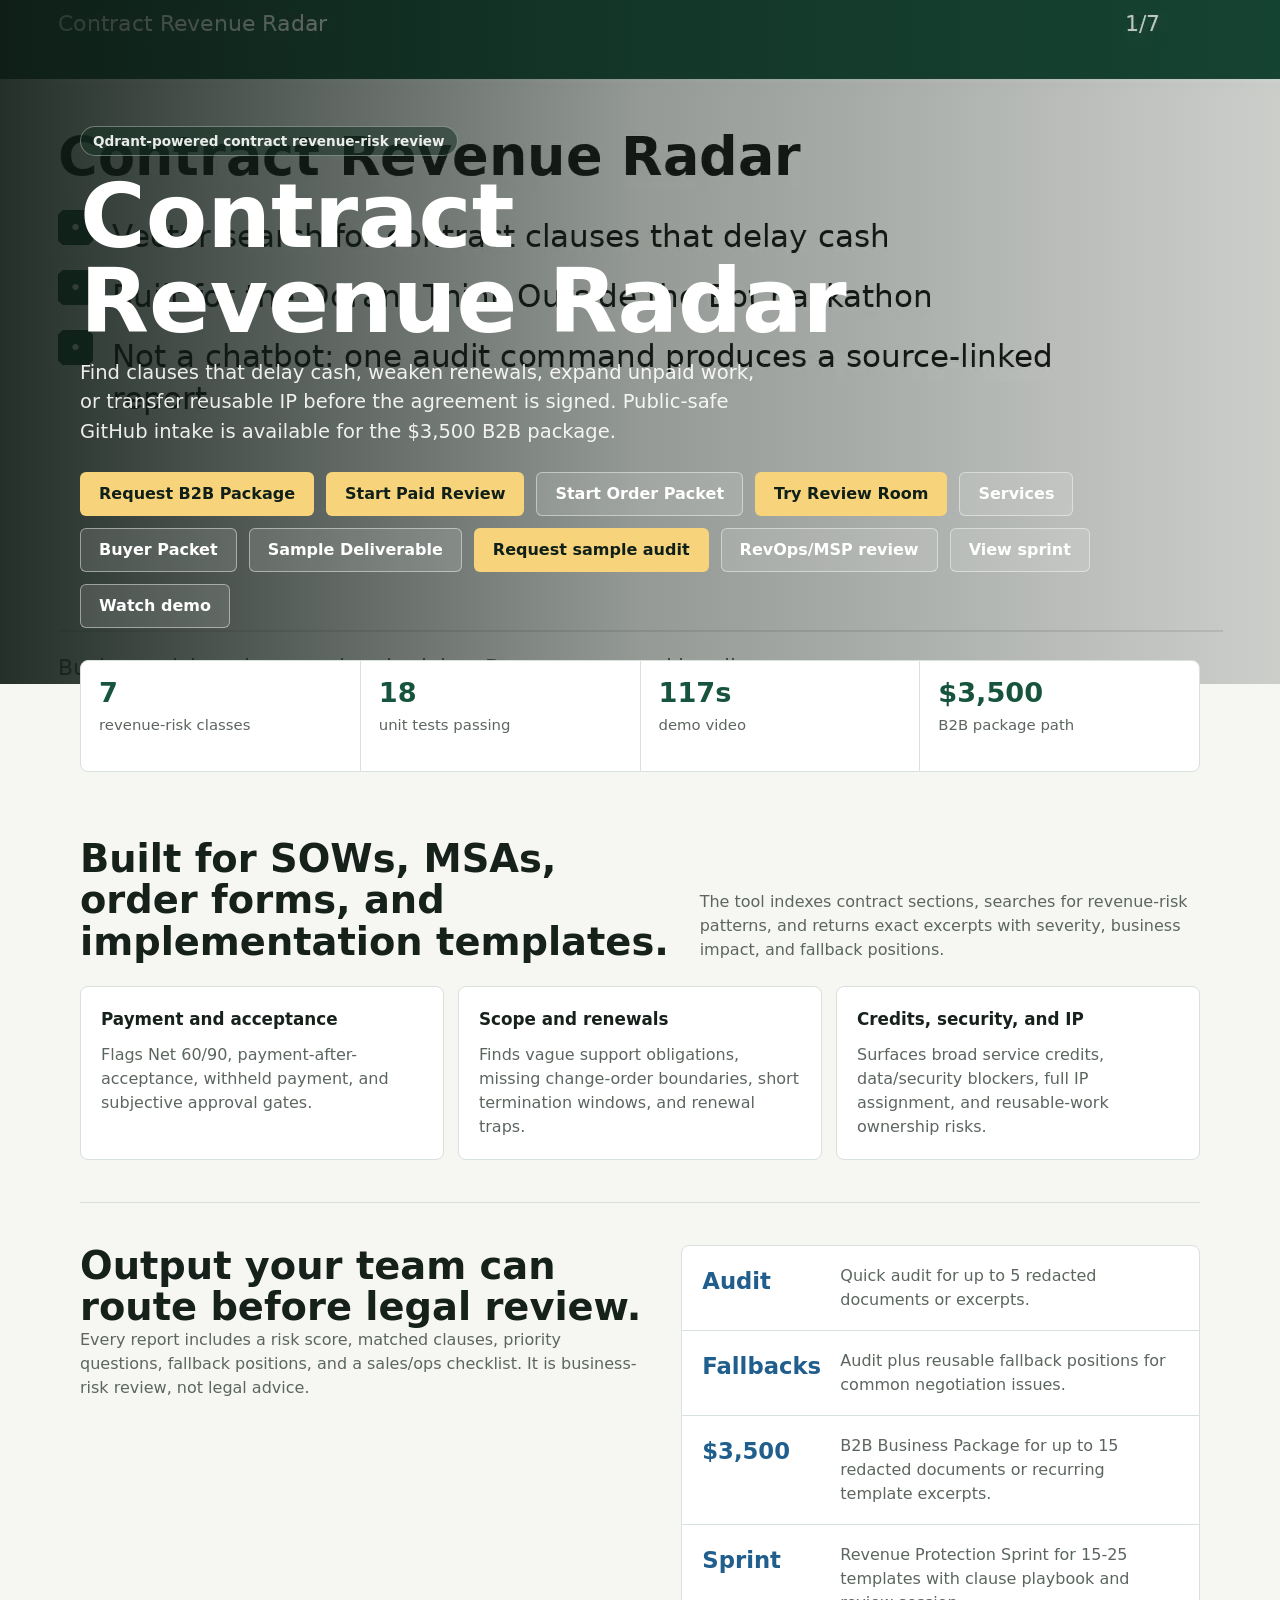
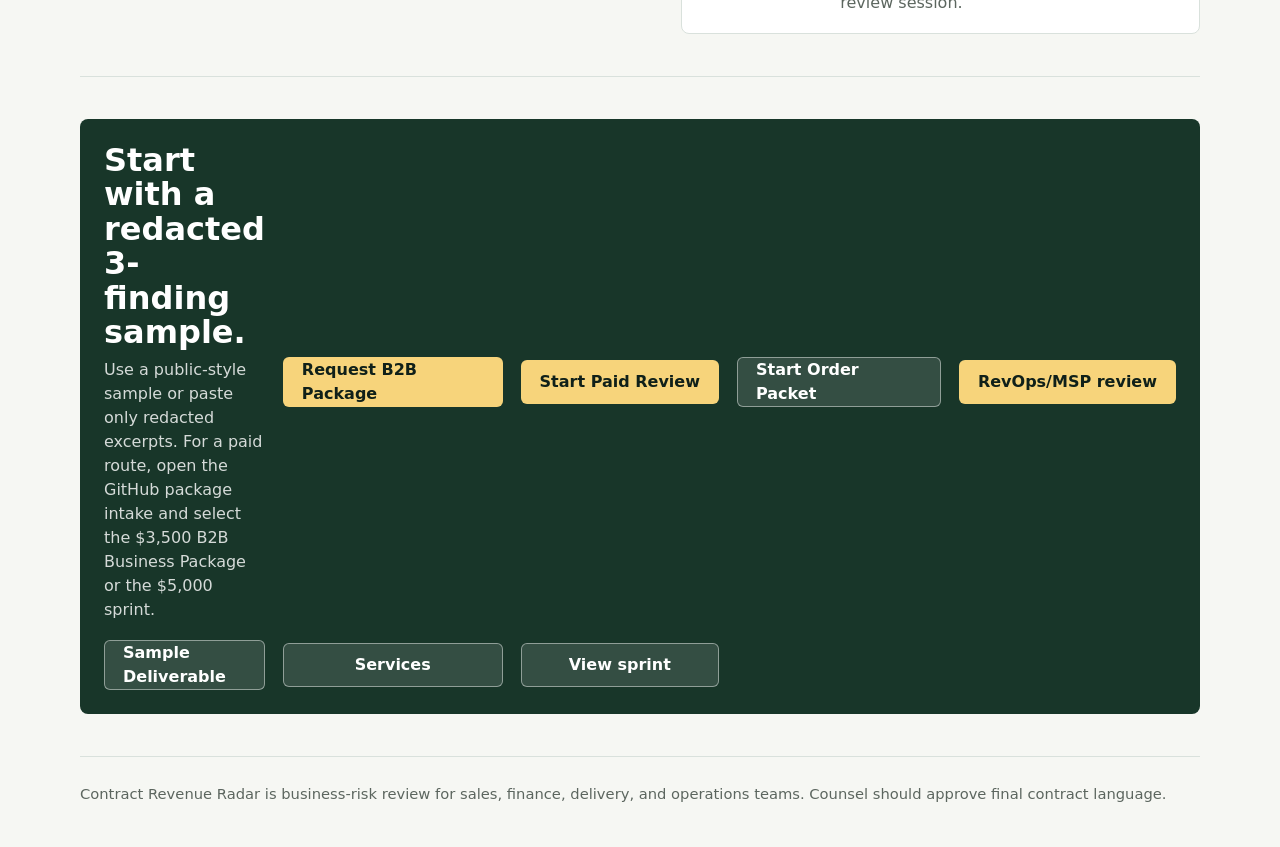
<file: docs/index.html>
<!doctype html>
<html lang="en">
  <head>
    <meta charset="utf-8" />
    <meta name="viewport" content="width=device-width, initial-scale=1" />
    <title>Contract Revenue Radar</title>
    <meta
      name="description"
      content="Qdrant-powered contract revenue-risk review for SOWs, MSAs, order forms, and implementation agreements."
    />
    <style>
      :root {
        --ink: #17211c;
        --muted: #5c665f;
        --line: #d9e1dc;
        --paper: #f6f7f3;
        --panel: #ffffff;
        --green: #17543d;
        --blue: #205f8d;
        --gold: #996515;
        --red: #8d3f32;
      }

      * {
        box-sizing: border-box;
      }

      html {
        scroll-behavior: smooth;
      }

      body {
        margin: 0;
        color: var(--ink);
        background: var(--paper);
        font-family:
          Inter, ui-sans-serif, system-ui, -apple-system, BlinkMacSystemFont, "Segoe UI", sans-serif;
        line-height: 1.5;
      }

      a {
        color: inherit;
      }

      .hero {
        min-height: 76vh;
        display: grid;
        align-items: end;
        position: relative;
        background:
          linear-gradient(90deg, rgba(14, 26, 20, 0.9), rgba(14, 26, 20, 0.42), rgba(14, 26, 20, 0.18)),
          url("assets/thumbnail.png") center / cover no-repeat;
        color: #fff;
      }

      .hero-inner {
        width: min(1120px, calc(100% - 40px));
        margin: 0 auto;
        padding: 34px 0 56px;
      }

      .eyebrow {
        display: inline-flex;
        align-items: center;
        gap: 8px;
        min-height: 30px;
        padding: 0 12px;
        border: 1px solid rgba(255, 255, 255, 0.35);
        border-radius: 999px;
        color: rgba(255, 255, 255, 0.9);
        background: rgba(20, 48, 35, 0.55);
        font-size: 0.85rem;
        font-weight: 700;
      }

      h1 {
        max-width: 790px;
        margin: 18px 0 14px;
        font-size: clamp(2.45rem, 7vw, 5.8rem);
        line-height: 0.95;
        letter-spacing: 0;
      }

      .lead {
        max-width: 690px;
        margin: 0;
        color: rgba(255, 255, 255, 0.9);
        font-size: clamp(1.02rem, 2vw, 1.22rem);
      }

      .hero-actions {
        display: flex;
        flex-wrap: wrap;
        gap: 12px;
        margin-top: 26px;
      }

      .button {
        display: inline-flex;
        align-items: center;
        justify-content: center;
        min-height: 44px;
        padding: 0 18px;
        border-radius: 6px;
        border: 1px solid transparent;
        text-decoration: none;
        font-weight: 800;
      }

      .button.primary {
        color: #102019;
        background: #f7d47b;
      }

      .button.secondary {
        color: #fff;
        border-color: rgba(255, 255, 255, 0.45);
        background: rgba(255, 255, 255, 0.12);
      }

      main {
        width: min(1120px, calc(100% - 40px));
        margin: 0 auto;
      }

      .stats {
        display: grid;
        grid-template-columns: repeat(4, minmax(0, 1fr));
        gap: 1px;
        overflow: hidden;
        border: 1px solid var(--line);
        border-radius: 8px;
        background: var(--line);
        transform: translateY(-24px);
      }

      .stat {
        min-height: 110px;
        padding: 18px;
        background: var(--panel);
      }

      .stat strong {
        display: block;
        color: var(--green);
        font-size: 1.7rem;
        line-height: 1;
      }

      .stat span {
        display: block;
        margin-top: 8px;
        color: var(--muted);
        font-size: 0.93rem;
      }

      section {
        padding: 42px 0;
        border-bottom: 1px solid var(--line);
      }

      .section-head {
        display: flex;
        justify-content: space-between;
        align-items: end;
        gap: 24px;
        margin-bottom: 24px;
      }

      h2 {
        margin: 0;
        font-size: clamp(1.7rem, 3vw, 2.45rem);
        line-height: 1.08;
        letter-spacing: 0;
      }

      .section-copy {
        max-width: 560px;
        margin: 0;
        color: var(--muted);
      }

      .grid {
        display: grid;
        grid-template-columns: repeat(3, minmax(0, 1fr));
        gap: 14px;
      }

      .item {
        min-height: 160px;
        padding: 20px;
        border: 1px solid var(--line);
        border-radius: 8px;
        background: var(--panel);
      }

      .item h3 {
        margin: 0 0 10px;
        font-size: 1.05rem;
      }

      .item p {
        margin: 0;
        color: var(--muted);
      }

      .split {
        display: grid;
        grid-template-columns: 1.05fr 0.95fr;
        gap: 28px;
        align-items: start;
      }

      .pricing {
        border: 1px solid var(--line);
        border-radius: 8px;
        background: var(--panel);
        overflow: hidden;
      }

      .price-row {
        display: grid;
        grid-template-columns: 120px 1fr;
        gap: 18px;
        padding: 18px 20px;
        border-bottom: 1px solid var(--line);
      }

      .price-row:last-child {
        border-bottom: 0;
      }

      .price {
        color: var(--blue);
        font-size: 1.42rem;
        font-weight: 900;
      }

      .price-row p {
        margin: 0;
        color: var(--muted);
      }

      .cta-band {
        display: grid;
        grid-template-columns: 1fr repeat(4, auto);
        gap: 18px;
        align-items: center;
        padding: 24px;
        border-radius: 8px;
        background: #183629;
        color: #fff;
      }

      .cta-band h2 {
        font-size: clamp(1.45rem, 3vw, 2rem);
      }

      .cta-band p {
        margin: 8px 0 0;
        color: rgba(255, 255, 255, 0.82);
      }

      footer {
        width: min(1120px, calc(100% - 40px));
        margin: 0 auto;
        padding: 26px 0 42px;
        color: var(--muted);
        font-size: 0.92rem;
      }

      @media (max-width: 820px) {
        .hero {
          min-height: 82vh;
          background:
            linear-gradient(180deg, rgba(14, 26, 20, 0.9), rgba(14, 26, 20, 0.68)),
            url("assets/thumbnail.png") center / cover no-repeat;
        }

        .stats,
        .grid,
        .split,
        .cta-band {
          grid-template-columns: 1fr;
        }

        .section-head {
          display: block;
        }

        .section-copy {
          margin-top: 10px;
        }

        .price-row {
          grid-template-columns: 1fr;
          gap: 8px;
        }
      }
    </style>
  </head>
  <body>
    <header class="hero">
      <div class="hero-inner">
        <div class="eyebrow">Qdrant-powered contract revenue-risk review</div>
        <h1>Contract Revenue Radar</h1>
        <p class="lead">
          Find clauses that delay cash, weaken renewals, expand unpaid work, or transfer reusable IP before the agreement is signed. Public-safe GitHub intake is available for the $3,500 B2B package.
        </p>
        <div class="hero-actions">
          <a class="button primary" href="https://github.com/lolomix/contract-revenue-radar/issues/new?template=b2b-business-package.yml">Request B2B Package</a>
          <a class="button primary" href="https://github.com/lolomix/contract-revenue-radar/issues/new?template=paid-review-start.yml">Start Paid Review</a>
          <a class="button secondary" href="start-order.html">Start Order Packet</a>
          <a class="button primary" href="review-room.html">Try Review Room</a>
          <a class="button secondary" href="services.html">Services</a>
          <a class="button secondary" href="buyer-packet.html">Buyer Packet</a>
          <a class="button secondary" href="b2b-package-sample.html">Sample Deliverable</a>
          <a class="button primary" href="https://github.com/lolomix/contract-revenue-radar/issues/new/choose">Request sample audit</a>
          <a class="button secondary" href="revops-msp.html">RevOps/MSP review</a>
          <a class="button secondary" href="sprint.html">View sprint</a>
          <a class="button secondary" href="https://github.com/lolomix/contract-revenue-radar/releases/download/qdrant-submission-2026/contract_revenue_radar_qdrant_demo_final.mp4">Watch demo</a>
        </div>
      </div>
    </header>

    <main>
      <div class="stats" aria-label="Project facts">
        <div class="stat"><strong>7</strong><span>revenue-risk classes</span></div>
        <div class="stat"><strong>18</strong><span>unit tests passing</span></div>
        <div class="stat"><strong>117s</strong><span>demo video</span></div>
        <div class="stat"><strong>$3,500</strong><span>B2B package path</span></div>
      </div>

      <section>
        <div class="section-head">
          <h2>Built for SOWs, MSAs, order forms, and implementation templates.</h2>
          <p class="section-copy">
            The tool indexes contract sections, searches for revenue-risk patterns, and returns exact excerpts with severity, business impact, and fallback positions.
          </p>
        </div>
        <div class="grid">
          <article class="item">
            <h3>Payment and acceptance</h3>
            <p>Flags Net 60/90, payment-after-acceptance, withheld payment, and subjective approval gates.</p>
          </article>
          <article class="item">
            <h3>Scope and renewals</h3>
            <p>Finds vague support obligations, missing change-order boundaries, short termination windows, and renewal traps.</p>
          </article>
          <article class="item">
            <h3>Credits, security, and IP</h3>
            <p>Surfaces broad service credits, data/security blockers, full IP assignment, and reusable-work ownership risks.</p>
          </article>
        </div>
      </section>

      <section>
        <div class="split">
          <div>
            <h2>Output your team can route before legal review.</h2>
            <p class="section-copy">
              Every report includes a risk score, matched clauses, priority questions, fallback positions, and a sales/ops checklist. It is business-risk review, not legal advice.
            </p>
          </div>
          <div class="pricing" aria-label="Packages">
            <div class="price-row">
              <div class="price">Audit</div>
              <p>Quick audit for up to 5 redacted documents or excerpts.</p>
            </div>
            <div class="price-row">
              <div class="price">Fallbacks</div>
              <p>Audit plus reusable fallback positions for common negotiation issues.</p>
            </div>
            <div class="price-row">
              <div class="price">$3,500</div>
              <p>B2B Business Package for up to 15 redacted documents or recurring template excerpts.</p>
            </div>
            <div class="price-row">
              <div class="price">Sprint</div>
              <p>Revenue Protection Sprint for 15-25 templates with clause playbook and review session.</p>
            </div>
          </div>
        </div>
      </section>

      <section>
        <div class="cta-band">
          <div>
            <h2>Start with a redacted 3-finding sample.</h2>
            <p>Use a public-style sample or paste only redacted excerpts. For a paid route, open the GitHub package intake and select the $3,500 B2B Business Package or the $5,000 sprint.</p>
          </div>
          <a class="button primary" href="https://github.com/lolomix/contract-revenue-radar/issues/new?template=b2b-business-package.yml">Request B2B Package</a>
          <a class="button primary" href="https://github.com/lolomix/contract-revenue-radar/issues/new?template=paid-review-start.yml">Start Paid Review</a>
          <a class="button secondary" href="start-order.html">Start Order Packet</a>
          <a class="button primary" href="revops-msp.html">RevOps/MSP review</a>
          <a class="button secondary" href="b2b-package-sample.html">Sample Deliverable</a>
          <a class="button secondary" href="services.html">Services</a>
          <a class="button secondary" href="sprint.html">View sprint</a>
        </div>
      </section>
    </main>

    <footer>
      Contract Revenue Radar is business-risk review for sales, finance, delivery, and operations teams. Counsel should approve final contract language.
    </footer>
  </body>
</html>
</file>
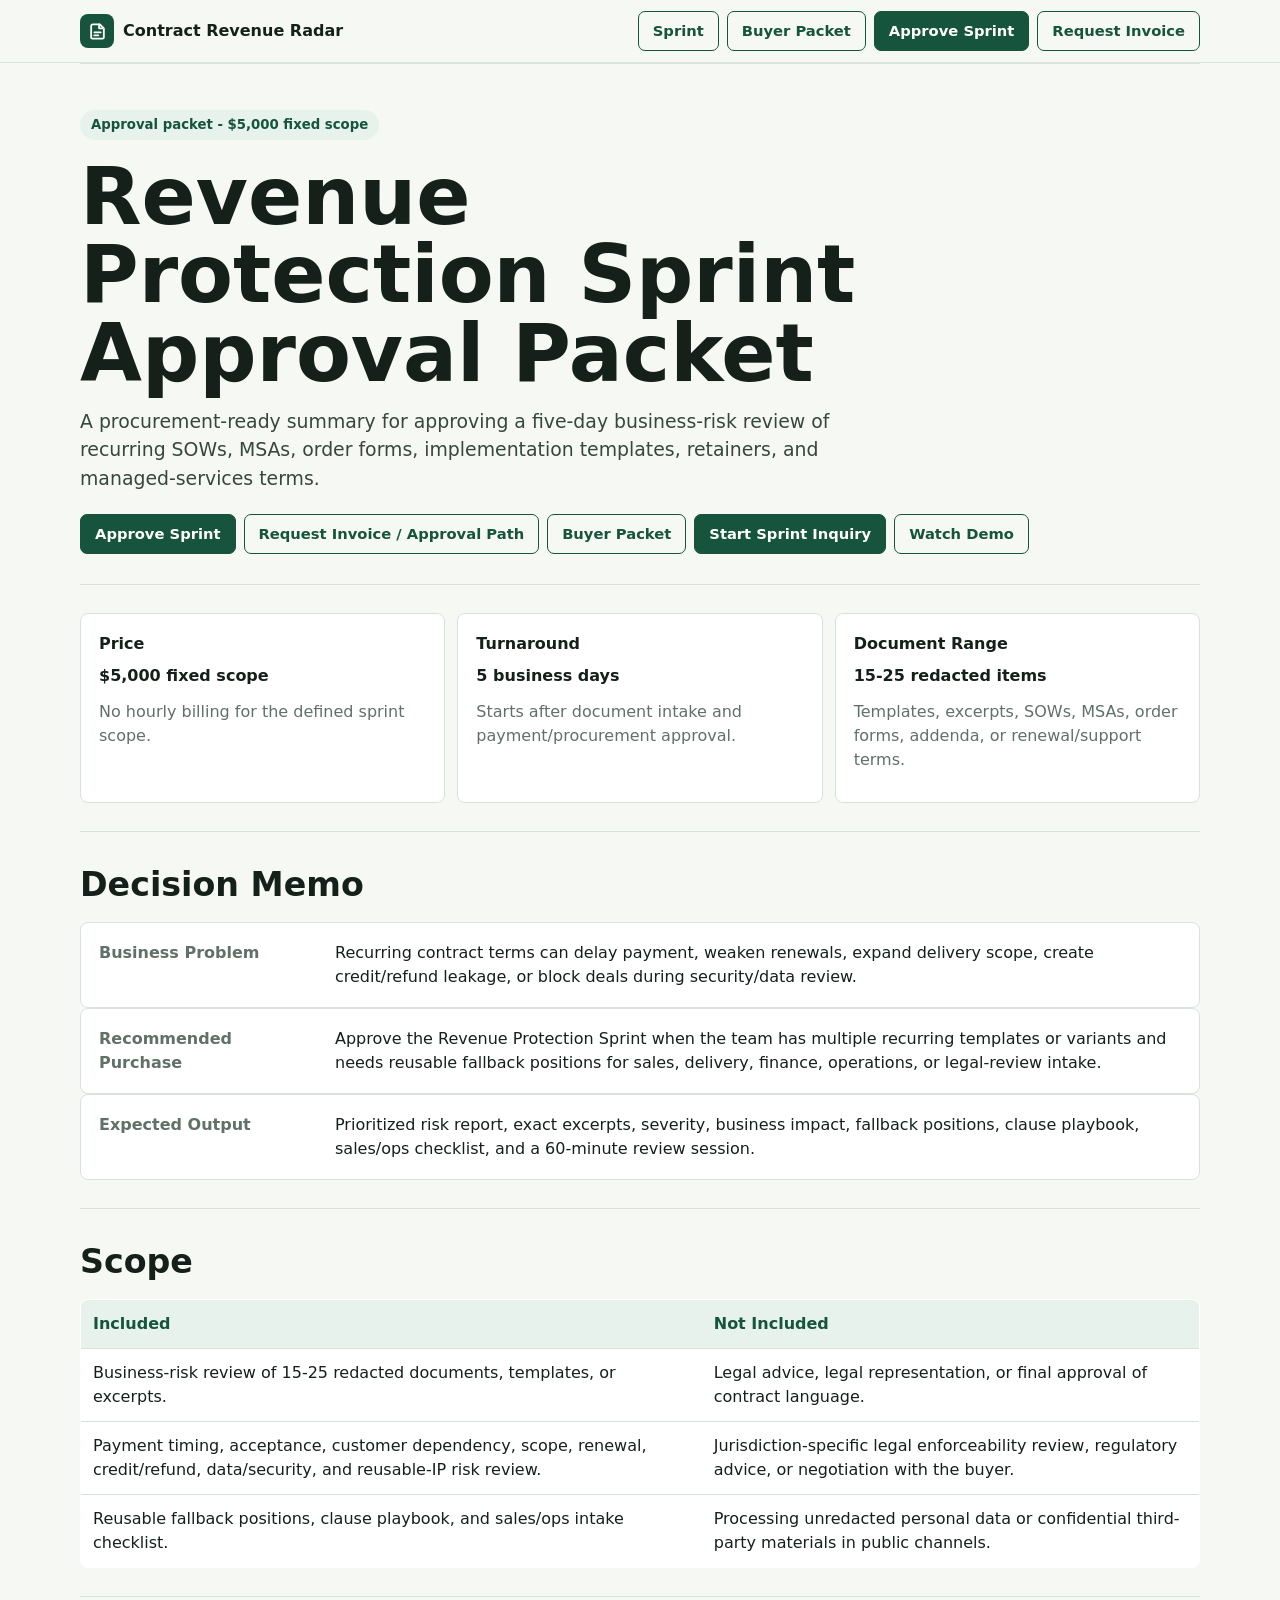
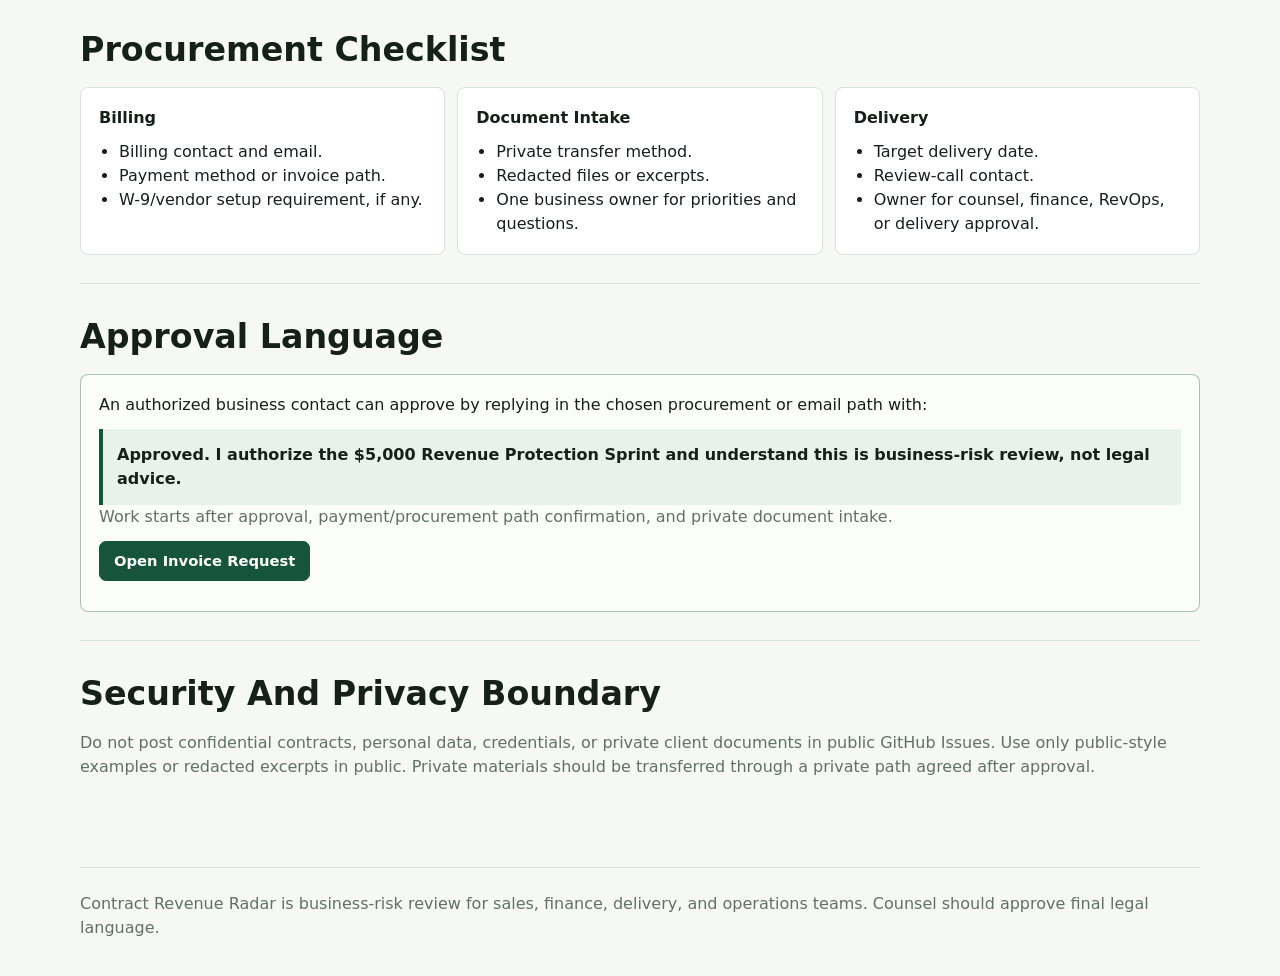
<file: docs/approval-packet.html>
<!doctype html>
<html lang="en">
  <head>
    <meta charset="utf-8" />
    <meta name="viewport" content="width=device-width, initial-scale=1" />
    <title>Revenue Protection Sprint Approval Packet</title>
    <meta
      name="description"
      content="Procurement-ready approval packet for the $5,000 Revenue Protection Sprint."
    />
    <style>
      :root {
        --ink: #16201b;
        --muted: #617068;
        --line: #d8e2dc;
        --paper: #f6f8f3;
        --panel: #ffffff;
        --green: #16543e;
        --mint: #e7f2ec;
        --blue: #245f8d;
        --gold: #9d6c1c;
      }

      * {
        box-sizing: border-box;
      }

      body {
        margin: 0;
        color: var(--ink);
        background: var(--paper);
        font-family:
          Inter, ui-sans-serif, system-ui, -apple-system, BlinkMacSystemFont,
          "Segoe UI", sans-serif;
        line-height: 1.5;
      }

      a {
        color: inherit;
      }

      header {
        border-bottom: 1px solid rgba(216, 226, 220, 0.88);
        background: rgba(246, 248, 243, 0.96);
        position: sticky;
        top: 0;
        z-index: 5;
        backdrop-filter: blur(12px);
      }

      .nav,
      .hero,
      main,
      footer {
        width: min(1120px, calc(100% - 36px));
        margin: 0 auto;
      }

      .nav {
        min-height: 62px;
        display: flex;
        align-items: center;
        justify-content: space-between;
        gap: 14px;
      }

      .brand {
        display: inline-flex;
        align-items: center;
        gap: 9px;
        text-decoration: none;
        font-weight: 900;
      }

      .mark {
        width: 34px;
        height: 34px;
        border-radius: 8px;
        display: grid;
        place-items: center;
        color: #fff;
        background: var(--green);
      }

      .mark svg {
        width: 19px;
        height: 19px;
      }

      .nav-actions,
      .hero-actions {
        display: flex;
        gap: 8px;
        flex-wrap: wrap;
      }

      .button {
        min-height: 40px;
        display: inline-flex;
        align-items: center;
        justify-content: center;
        padding: 0 14px;
        border-radius: 7px;
        border: 1px solid var(--green);
        background: var(--green);
        color: #fff;
        text-decoration: none;
        font-size: 0.92rem;
        font-weight: 850;
      }

      .button.secondary {
        background: transparent;
        color: var(--green);
      }

      .hero {
        padding: 46px 0 30px;
      }

      .eyebrow {
        display: inline-flex;
        min-height: 30px;
        align-items: center;
        padding: 0 11px;
        border-radius: 999px;
        background: var(--mint);
        color: var(--green);
        font-size: 0.83rem;
        font-weight: 900;
      }

      h1 {
        max-width: 830px;
        margin: 18px 0 14px;
        font-size: clamp(2.3rem, 7vw, 5rem);
        line-height: 0.98;
        letter-spacing: 0;
      }

      .lead {
        max-width: 760px;
        margin: 0;
        color: #37463e;
        font-size: clamp(1rem, 1.8vw, 1.18rem);
      }

      .hero-actions {
        margin-top: 22px;
      }

      main {
        padding-bottom: 48px;
      }

      section {
        padding: 28px 0;
        border-top: 1px solid var(--line);
      }

      h2 {
        margin: 0 0 12px;
        font-size: clamp(1.35rem, 2.6vw, 2.1rem);
        letter-spacing: 0;
      }

      h3 {
        margin: 0 0 8px;
        font-size: 1rem;
      }

      p {
        margin: 0 0 12px;
      }

      .muted {
        color: var(--muted);
      }

      .grid {
        display: grid;
        grid-template-columns: repeat(3, minmax(0, 1fr));
        gap: 12px;
      }

      .item,
      .memo,
      .approval {
        border: 1px solid var(--line);
        border-radius: 8px;
        background: var(--panel);
        padding: 18px;
      }

      .item ul,
      .memo ul,
      .approval ul {
        margin: 10px 0 0;
        padding-left: 20px;
      }

      .memo {
        display: grid;
        grid-template-columns: 220px minmax(0, 1fr);
        gap: 16px;
      }

      .label {
        color: var(--muted);
        font-weight: 800;
      }

      .approval {
        border-color: rgba(22, 84, 62, 0.35);
        background: #fbfdf9;
      }

      blockquote {
        margin: 12px 0 0;
        padding: 14px;
        border-left: 4px solid var(--green);
        background: var(--mint);
        font-weight: 800;
      }

      table {
        width: 100%;
        border-collapse: collapse;
        overflow: hidden;
        border: 1px solid var(--line);
        border-radius: 8px;
        background: var(--panel);
      }

      th,
      td {
        padding: 12px;
        text-align: left;
        vertical-align: top;
        border-bottom: 1px solid var(--line);
      }

      th {
        color: var(--green);
        background: var(--mint);
      }

      tr:last-child td {
        border-bottom: 0;
      }

      code {
        padding: 2px 5px;
        border-radius: 5px;
        background: #eef3ee;
      }

      footer {
        padding: 24px 0 36px;
        color: var(--muted);
        border-top: 1px solid var(--line);
      }

      @media (max-width: 860px) {
        .grid,
        .memo {
          grid-template-columns: 1fr;
        }
      }

      @media (max-width: 640px) {
        .nav {
          align-items: flex-start;
          flex-direction: column;
          padding: 12px 0;
        }

        .nav-actions,
        .hero-actions {
          width: 100%;
        }

        .button {
          flex: 1 1 auto;
        }
      }
    </style>
  </head>
  <body>
    <header>
      <nav class="nav" aria-label="Primary navigation">
        <a class="brand" href="./">
          <span class="mark" aria-hidden="true">
            <svg viewBox="0 0 24 24" fill="none" stroke="currentColor" stroke-width="2.3" stroke-linecap="round" stroke-linejoin="round">
              <path d="M4 19.5V5a2 2 0 0 1 2-2h9l5 5v11.5a1.5 1.5 0 0 1-1.5 1.5h-13A1.5 1.5 0 0 1 4 19.5Z" />
              <path d="M14 3v5h5" />
              <path d="M8 13h8" />
              <path d="M8 17h5" />
            </svg>
          </span>
          Contract Revenue Radar
        </a>
        <div class="nav-actions">
          <a class="button secondary" href="sprint.html">Sprint</a>
          <a class="button secondary" href="buyer-packet.html">Buyer Packet</a>
          <a class="button" href="https://github.com/lolomix/contract-revenue-radar/issues/new?template=sprint-approval.yml">Approve Sprint</a>
          <a class="button secondary" href="https://github.com/lolomix/contract-revenue-radar/issues/new?template=sprint-invoice-request.yml">Request Invoice</a>
        </div>
      </nav>
    </header>

    <section class="hero">
      <span class="eyebrow">Approval packet - $5,000 fixed scope</span>
      <h1>Revenue Protection Sprint Approval Packet</h1>
      <p class="lead">
        A procurement-ready summary for approving a five-day business-risk review of recurring SOWs, MSAs, order forms, implementation templates, retainers, and managed-services terms.
      </p>
      <div class="hero-actions">
        <a class="button" href="https://github.com/lolomix/contract-revenue-radar/issues/new?template=sprint-approval.yml">Approve Sprint</a>
        <a class="button secondary" href="https://github.com/lolomix/contract-revenue-radar/issues/new?template=sprint-invoice-request.yml">Request Invoice / Approval Path</a>
        <a class="button secondary" href="buyer-packet.html">Buyer Packet</a>
        <a class="button" href="https://github.com/lolomix/contract-revenue-radar/issues/new?template=revenue-protection-sprint.yml">Start Sprint Inquiry</a>
        <a class="button secondary" href="https://github.com/lolomix/contract-revenue-radar/releases/download/qdrant-submission-2026/contract_revenue_radar_qdrant_demo_final.mp4">Watch Demo</a>
      </div>
    </section>

    <main>
      <section>
        <div class="grid">
          <article class="item">
            <h3>Price</h3>
            <p><strong>$5,000 fixed scope</strong></p>
            <p class="muted">No hourly billing for the defined sprint scope.</p>
          </article>
          <article class="item">
            <h3>Turnaround</h3>
            <p><strong>5 business days</strong></p>
            <p class="muted">Starts after document intake and payment/procurement approval.</p>
          </article>
          <article class="item">
            <h3>Document Range</h3>
            <p><strong>15-25 redacted items</strong></p>
            <p class="muted">Templates, excerpts, SOWs, MSAs, order forms, addenda, or renewal/support terms.</p>
          </article>
        </div>
      </section>

      <section>
        <h2>Decision Memo</h2>
        <div class="memo">
          <div class="label">Business Problem</div>
          <div>Recurring contract terms can delay payment, weaken renewals, expand delivery scope, create credit/refund leakage, or block deals during security/data review.</div>
        </div>
        <div class="memo">
          <div class="label">Recommended Purchase</div>
          <div>Approve the Revenue Protection Sprint when the team has multiple recurring templates or variants and needs reusable fallback positions for sales, delivery, finance, operations, or legal-review intake.</div>
        </div>
        <div class="memo">
          <div class="label">Expected Output</div>
          <div>Prioritized risk report, exact excerpts, severity, business impact, fallback positions, clause playbook, sales/ops checklist, and a 60-minute review session.</div>
        </div>
      </section>

      <section>
        <h2>Scope</h2>
        <table>
          <thead>
            <tr>
              <th>Included</th>
              <th>Not Included</th>
            </tr>
          </thead>
          <tbody>
            <tr>
              <td>Business-risk review of 15-25 redacted documents, templates, or excerpts.</td>
              <td>Legal advice, legal representation, or final approval of contract language.</td>
            </tr>
            <tr>
              <td>Payment timing, acceptance, customer dependency, scope, renewal, credit/refund, data/security, and reusable-IP risk review.</td>
              <td>Jurisdiction-specific legal enforceability review, regulatory advice, or negotiation with the buyer.</td>
            </tr>
            <tr>
              <td>Reusable fallback positions, clause playbook, and sales/ops intake checklist.</td>
              <td>Processing unredacted personal data or confidential third-party materials in public channels.</td>
            </tr>
          </tbody>
        </table>
      </section>

      <section>
        <h2>Procurement Checklist</h2>
        <div class="grid">
          <article class="item">
            <h3>Billing</h3>
            <ul>
              <li>Billing contact and email.</li>
              <li>Payment method or invoice path.</li>
              <li>W-9/vendor setup requirement, if any.</li>
            </ul>
          </article>
          <article class="item">
            <h3>Document Intake</h3>
            <ul>
              <li>Private transfer method.</li>
              <li>Redacted files or excerpts.</li>
              <li>One business owner for priorities and questions.</li>
            </ul>
          </article>
          <article class="item">
            <h3>Delivery</h3>
            <ul>
              <li>Target delivery date.</li>
              <li>Review-call contact.</li>
              <li>Owner for counsel, finance, RevOps, or delivery approval.</li>
            </ul>
          </article>
        </div>
      </section>

      <section>
        <h2>Approval Language</h2>
        <article class="approval">
          <p>An authorized business contact can approve by replying in the chosen procurement or email path with:</p>
          <blockquote>Approved. I authorize the $5,000 Revenue Protection Sprint and understand this is business-risk review, not legal advice.</blockquote>
          <p class="muted">Work starts after approval, payment/procurement path confirmation, and private document intake.</p>
          <p><a class="button" href="https://github.com/lolomix/contract-revenue-radar/issues/new?template=sprint-invoice-request.yml">Open Invoice Request</a></p>
        </article>
      </section>

      <section>
        <h2>Security And Privacy Boundary</h2>
        <p class="muted">
          Do not post confidential contracts, personal data, credentials, or private client documents in public GitHub Issues. Use only public-style examples or redacted excerpts in public. Private materials should be transferred through a private path agreed after approval.
        </p>
      </section>
    </main>

    <footer>
      Contract Revenue Radar is business-risk review for sales, finance, delivery, and operations teams. Counsel should approve final legal language.
    </footer>
  </body>
</html>
</file>
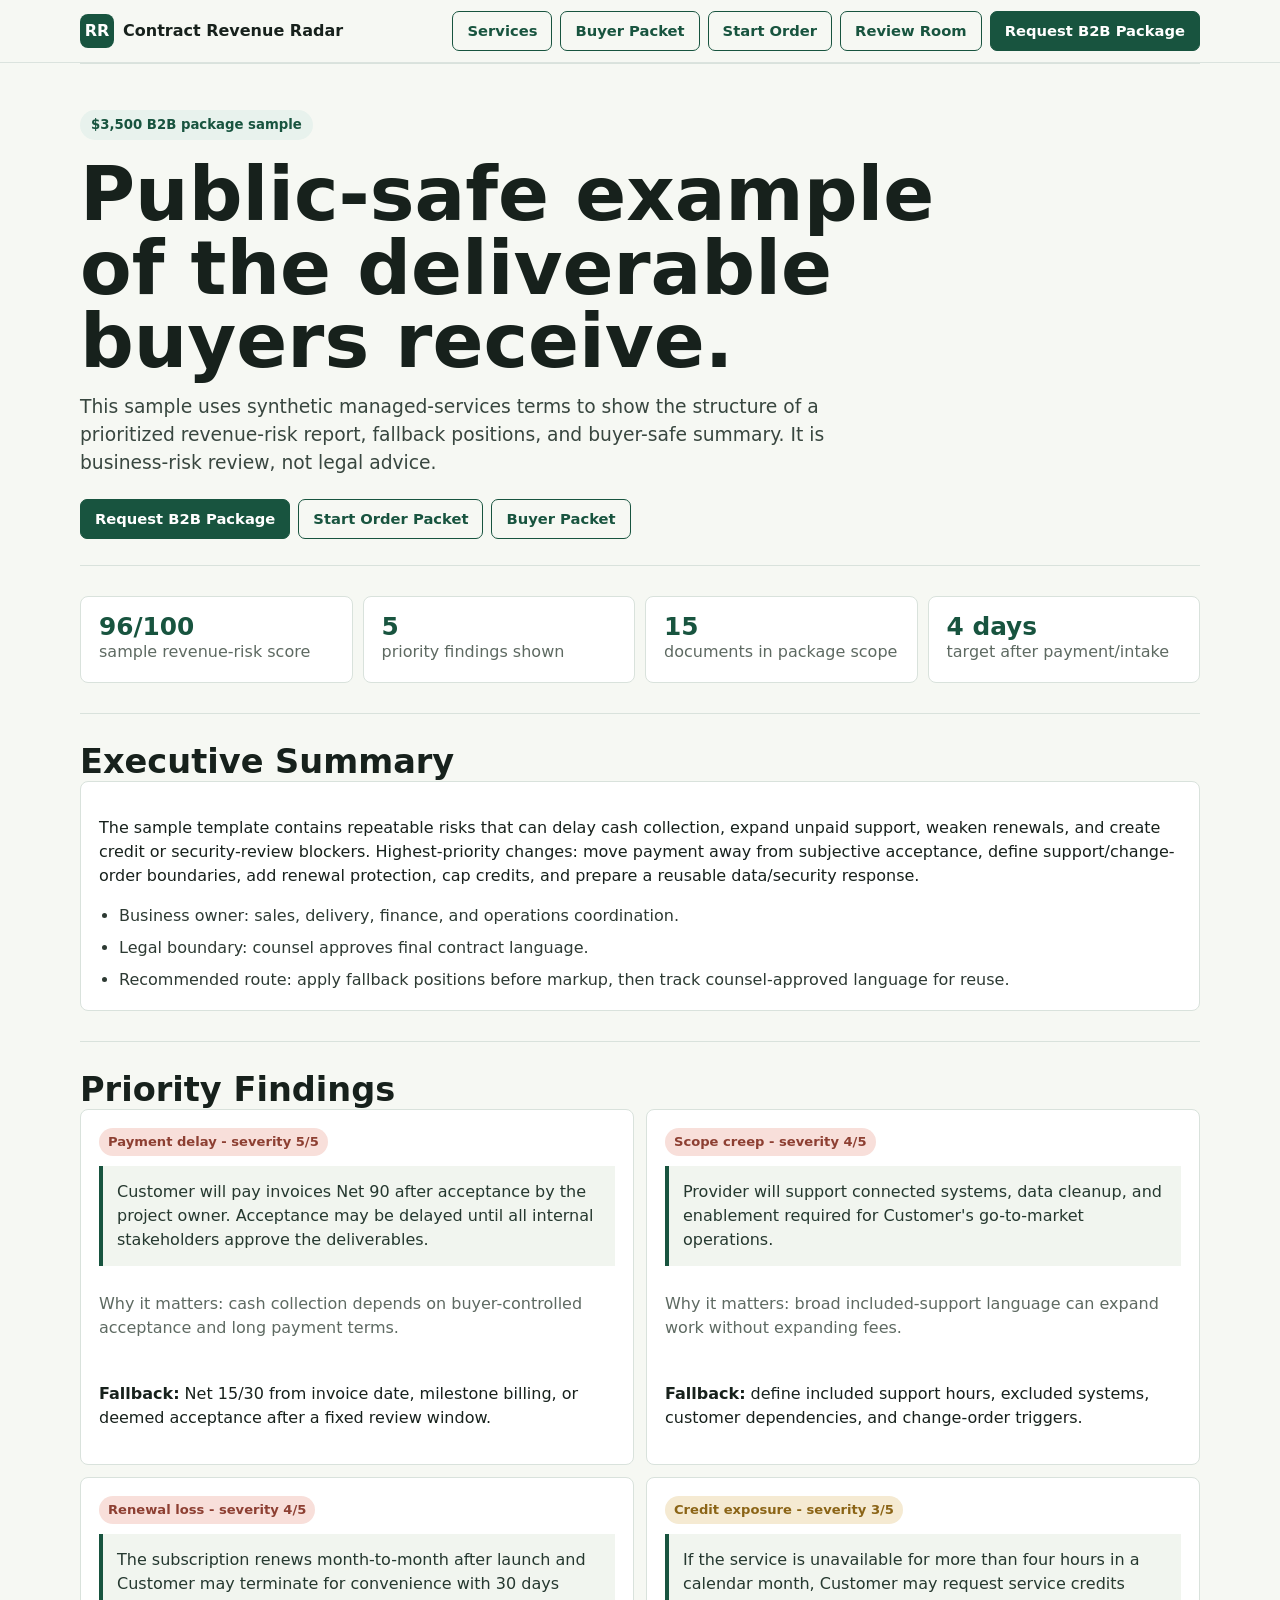
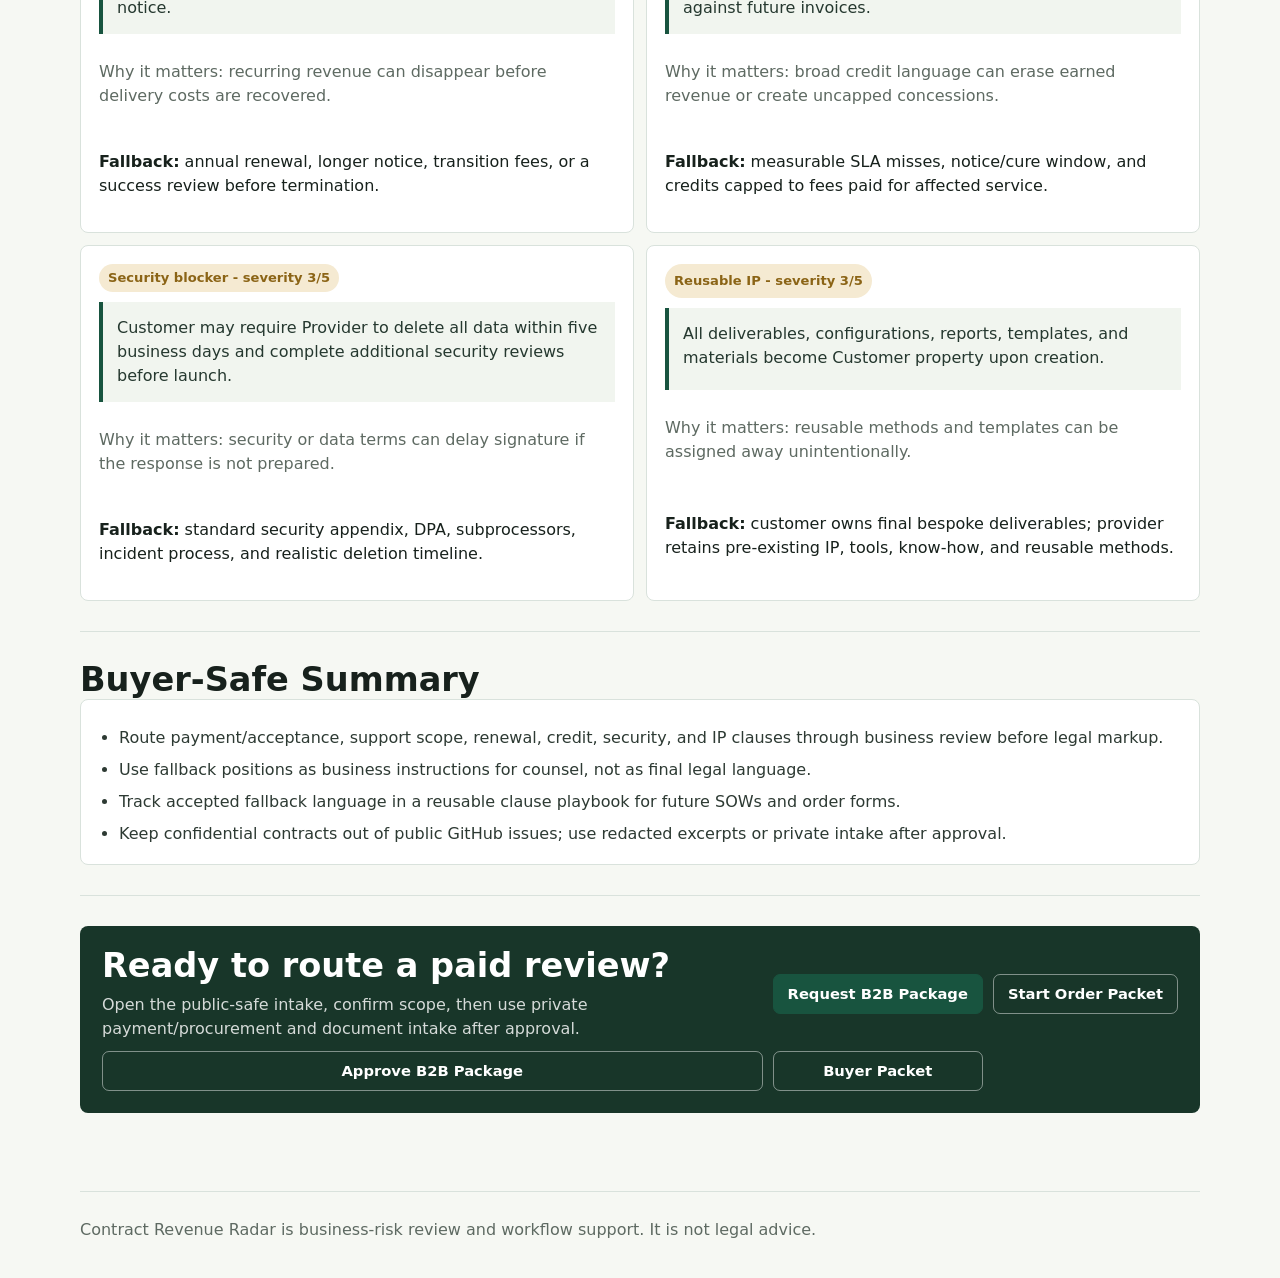
<file: docs/b2b-package-sample.html>
<!doctype html>
<html lang="en">
  <head>
    <meta charset="utf-8" />
    <meta name="viewport" content="width=device-width, initial-scale=1" />
    <title>B2B Package Sample - Contract Revenue Radar</title>
    <meta name="description" content="Public-safe sample deliverable for the $3,500 B2B Business Package." />
    <style>
      :root { --ink:#17211c; --muted:#5e6a62; --line:#d9e2dc; --paper:#f6f8f3; --panel:#fff; --green:#18543f; --mint:#e8f2ed; --amber:#8b6416; --red:#8d3f32; }
      * { box-sizing:border-box; }
      body { margin:0; color:var(--ink); background:var(--paper); font-family:Inter,ui-sans-serif,system-ui,-apple-system,BlinkMacSystemFont,"Segoe UI",sans-serif; line-height:1.5; }
      a { color:inherit; }
      header { border-bottom:1px solid rgba(217,226,220,.9); background:rgba(246,248,243,.96); position:sticky; top:0; z-index:5; backdrop-filter:blur(12px); }
      .nav,.hero,main,footer { width:min(1120px,calc(100% - 36px)); margin:0 auto; }
      .nav { min-height:62px; display:flex; align-items:center; justify-content:space-between; gap:14px; }
      .brand { display:inline-flex; align-items:center; gap:9px; text-decoration:none; font-weight:900; }
      .mark { width:34px; height:34px; border-radius:8px; display:grid; place-items:center; color:#fff; background:var(--green); }
      .nav-actions,.hero-actions { display:flex; gap:8px; flex-wrap:wrap; }
      .button { min-height:40px; display:inline-flex; align-items:center; justify-content:center; padding:0 14px; border-radius:7px; border:1px solid var(--green); background:var(--green); color:#fff; text-decoration:none; font-size:.92rem; font-weight:850; }
      .button.secondary { background:transparent; color:var(--green); }
      .hero { padding:46px 0 26px; }
      .eyebrow { display:inline-flex; min-height:30px; align-items:center; padding:0 11px; border-radius:999px; background:var(--mint); color:var(--green); font-size:.83rem; font-weight:900; }
      h1,h2,h3 { margin:0; letter-spacing:0; }
      h1 { max-width:880px; margin:18px 0 14px; font-size:clamp(2.2rem,6vw,4.7rem); line-height:.98; }
      h2 { font-size:clamp(1.45rem,2.7vw,2.1rem); line-height:1.1; }
      h3 { font-size:1.04rem; }
      .lead { max-width:780px; margin:0; color:#38463f; font-size:clamp(1rem,1.7vw,1.17rem); }
      .hero-actions { margin-top:22px; }
      main { padding-bottom:48px; }
      section { padding:30px 0; border-top:1px solid var(--line); }
      .summary { display:grid; grid-template-columns:repeat(4,minmax(0,1fr)); gap:10px; }
      .stat,.panel,.finding,.sample { border:1px solid var(--line); border-radius:8px; background:var(--panel); padding:18px; }
      .stat strong { display:block; color:var(--green); font-size:1.55rem; line-height:1; }
      .stat span,.muted { color:var(--muted); }
      .grid { display:grid; grid-template-columns:repeat(2,minmax(0,1fr)); gap:12px; }
      .finding { display:grid; gap:10px; }
      .badge { display:inline-flex; width:max-content; min-height:28px; align-items:center; padding:0 9px; border-radius:999px; background:#f5ead2; color:var(--amber); font-size:.82rem; font-weight:900; }
      .badge.high { background:#f8dfda; color:var(--red); }
      blockquote { margin:0; padding:14px; border-left:4px solid var(--green); background:#f1f5ef; color:#25382f; }
      ul { margin:8px 0 0; padding-left:20px; color:#2d3a33; }
      li + li { margin-top:8px; }
      .cta { display:grid; grid-template-columns:1fr auto auto; gap:10px; align-items:center; padding:22px; border-radius:8px; background:#183629; color:#fff; }
      .cta p { margin:8px 0 0; color:rgba(255,255,255,.82); }
      .cta .button.secondary { color:#fff; border-color:rgba(255,255,255,.45); }
      footer { padding:26px 0 36px; color:var(--muted); border-top:1px solid var(--line); }
      @media (max-width:900px) { .nav { align-items:flex-start; flex-direction:column; padding:12px 0; } .summary,.grid,.cta { grid-template-columns:1fr; } .nav-actions,.hero-actions { width:100%; } .button { flex:1 1 auto; } }
    </style>
  </head>
  <body>
    <header>
      <nav class="nav" aria-label="Primary navigation">
        <a class="brand" href="./"><span class="mark" aria-hidden="true">RR</span>Contract Revenue Radar</a>
        <div class="nav-actions">
          <a class="button secondary" href="services.html">Services</a>
          <a class="button secondary" href="buyer-packet.html">Buyer Packet</a>
          <a class="button secondary" href="start-order.html">Start Order</a>
          <a class="button secondary" href="review-room.html">Review Room</a>
          <a class="button" href="https://github.com/lolomix/contract-revenue-radar/issues/new?template=b2b-business-package.yml">Request B2B Package</a>
        </div>
      </nav>
    </header>
    <section class="hero">
      <span class="eyebrow">$3,500 B2B package sample</span>
      <h1>Public-safe example of the deliverable buyers receive.</h1>
      <p class="lead">This sample uses synthetic managed-services terms to show the structure of a prioritized revenue-risk report, fallback positions, and buyer-safe summary. It is business-risk review, not legal advice.</p>
      <div class="hero-actions">
        <a class="button" href="https://github.com/lolomix/contract-revenue-radar/issues/new?template=b2b-business-package.yml">Request B2B Package</a>
        <a class="button secondary" href="start-order.html">Start Order Packet</a>
        <a class="button secondary" href="buyer-packet.html">Buyer Packet</a>
      </div>
    </section>
    <main>
      <section>
        <div class="summary">
          <div class="stat"><strong>96/100</strong><span>sample revenue-risk score</span></div>
          <div class="stat"><strong>5</strong><span>priority findings shown</span></div>
          <div class="stat"><strong>15</strong><span>documents in package scope</span></div>
          <div class="stat"><strong>4 days</strong><span>target after payment/intake</span></div>
        </div>
      </section>
      <section>
        <h2>Executive Summary</h2>
        <div class="panel">
          <p>The sample template contains repeatable risks that can delay cash collection, expand unpaid support, weaken renewals, and create credit or security-review blockers. Highest-priority changes: move payment away from subjective acceptance, define support/change-order boundaries, add renewal protection, cap credits, and prepare a reusable data/security response.</p>
          <ul>
            <li>Business owner: sales, delivery, finance, and operations coordination.</li>
            <li>Legal boundary: counsel approves final contract language.</li>
            <li>Recommended route: apply fallback positions before markup, then track counsel-approved language for reuse.</li>
          </ul>
        </div>
      </section>
      <section>
        <h2>Priority Findings</h2>
        <div class="grid">
          <article class="finding">
            <span class="badge high">Payment delay - severity 5/5</span>
            <blockquote>Customer will pay invoices Net 90 after acceptance by the project owner. Acceptance may be delayed until all internal stakeholders approve the deliverables.</blockquote>
            <p class="muted">Why it matters: cash collection depends on buyer-controlled acceptance and long payment terms.</p>
            <p><strong>Fallback:</strong> Net 15/30 from invoice date, milestone billing, or deemed acceptance after a fixed review window.</p>
          </article>
          <article class="finding">
            <span class="badge high">Scope creep - severity 4/5</span>
            <blockquote>Provider will support connected systems, data cleanup, and enablement required for Customer's go-to-market operations.</blockquote>
            <p class="muted">Why it matters: broad included-support language can expand work without expanding fees.</p>
            <p><strong>Fallback:</strong> define included support hours, excluded systems, customer dependencies, and change-order triggers.</p>
          </article>
          <article class="finding">
            <span class="badge high">Renewal loss - severity 4/5</span>
            <blockquote>The subscription renews month-to-month after launch and Customer may terminate for convenience with 30 days notice.</blockquote>
            <p class="muted">Why it matters: recurring revenue can disappear before delivery costs are recovered.</p>
            <p><strong>Fallback:</strong> annual renewal, longer notice, transition fees, or a success review before termination.</p>
          </article>
          <article class="finding">
            <span class="badge">Credit exposure - severity 3/5</span>
            <blockquote>If the service is unavailable for more than four hours in a calendar month, Customer may request service credits against future invoices.</blockquote>
            <p class="muted">Why it matters: broad credit language can erase earned revenue or create uncapped concessions.</p>
            <p><strong>Fallback:</strong> measurable SLA misses, notice/cure window, and credits capped to fees paid for affected service.</p>
          </article>
          <article class="finding">
            <span class="badge">Security blocker - severity 3/5</span>
            <blockquote>Customer may require Provider to delete all data within five business days and complete additional security reviews before launch.</blockquote>
            <p class="muted">Why it matters: security or data terms can delay signature if the response is not prepared.</p>
            <p><strong>Fallback:</strong> standard security appendix, DPA, subprocessors, incident process, and realistic deletion timeline.</p>
          </article>
          <article class="finding">
            <span class="badge">Reusable IP - severity 3/5</span>
            <blockquote>All deliverables, configurations, reports, templates, and materials become Customer property upon creation.</blockquote>
            <p class="muted">Why it matters: reusable methods and templates can be assigned away unintentionally.</p>
            <p><strong>Fallback:</strong> customer owns final bespoke deliverables; provider retains pre-existing IP, tools, know-how, and reusable methods.</p>
          </article>
        </div>
      </section>
      <section>
        <h2>Buyer-Safe Summary</h2>
        <div class="sample">
          <ul>
            <li>Route payment/acceptance, support scope, renewal, credit, security, and IP clauses through business review before legal markup.</li>
            <li>Use fallback positions as business instructions for counsel, not as final legal language.</li>
            <li>Track accepted fallback language in a reusable clause playbook for future SOWs and order forms.</li>
            <li>Keep confidential contracts out of public GitHub issues; use redacted excerpts or private intake after approval.</li>
          </ul>
        </div>
      </section>
      <section>
        <div class="cta">
          <div>
            <h2>Ready to route a paid review?</h2>
            <p>Open the public-safe intake, confirm scope, then use private payment/procurement and document intake after approval.</p>
          </div>
          <a class="button" href="https://github.com/lolomix/contract-revenue-radar/issues/new?template=b2b-business-package.yml">Request B2B Package</a>
          <a class="button secondary" href="start-order.html">Start Order Packet</a>
          <a class="button secondary" href="https://github.com/lolomix/contract-revenue-radar/issues/new?template=b2b-package-approval.yml">Approve B2B Package</a>
          <a class="button secondary" href="buyer-packet.html">Buyer Packet</a>
        </div>
      </section>
    </main>
    <footer>Contract Revenue Radar is business-risk review and workflow support. It is not legal advice.</footer>
  </body>
</html>
</file>
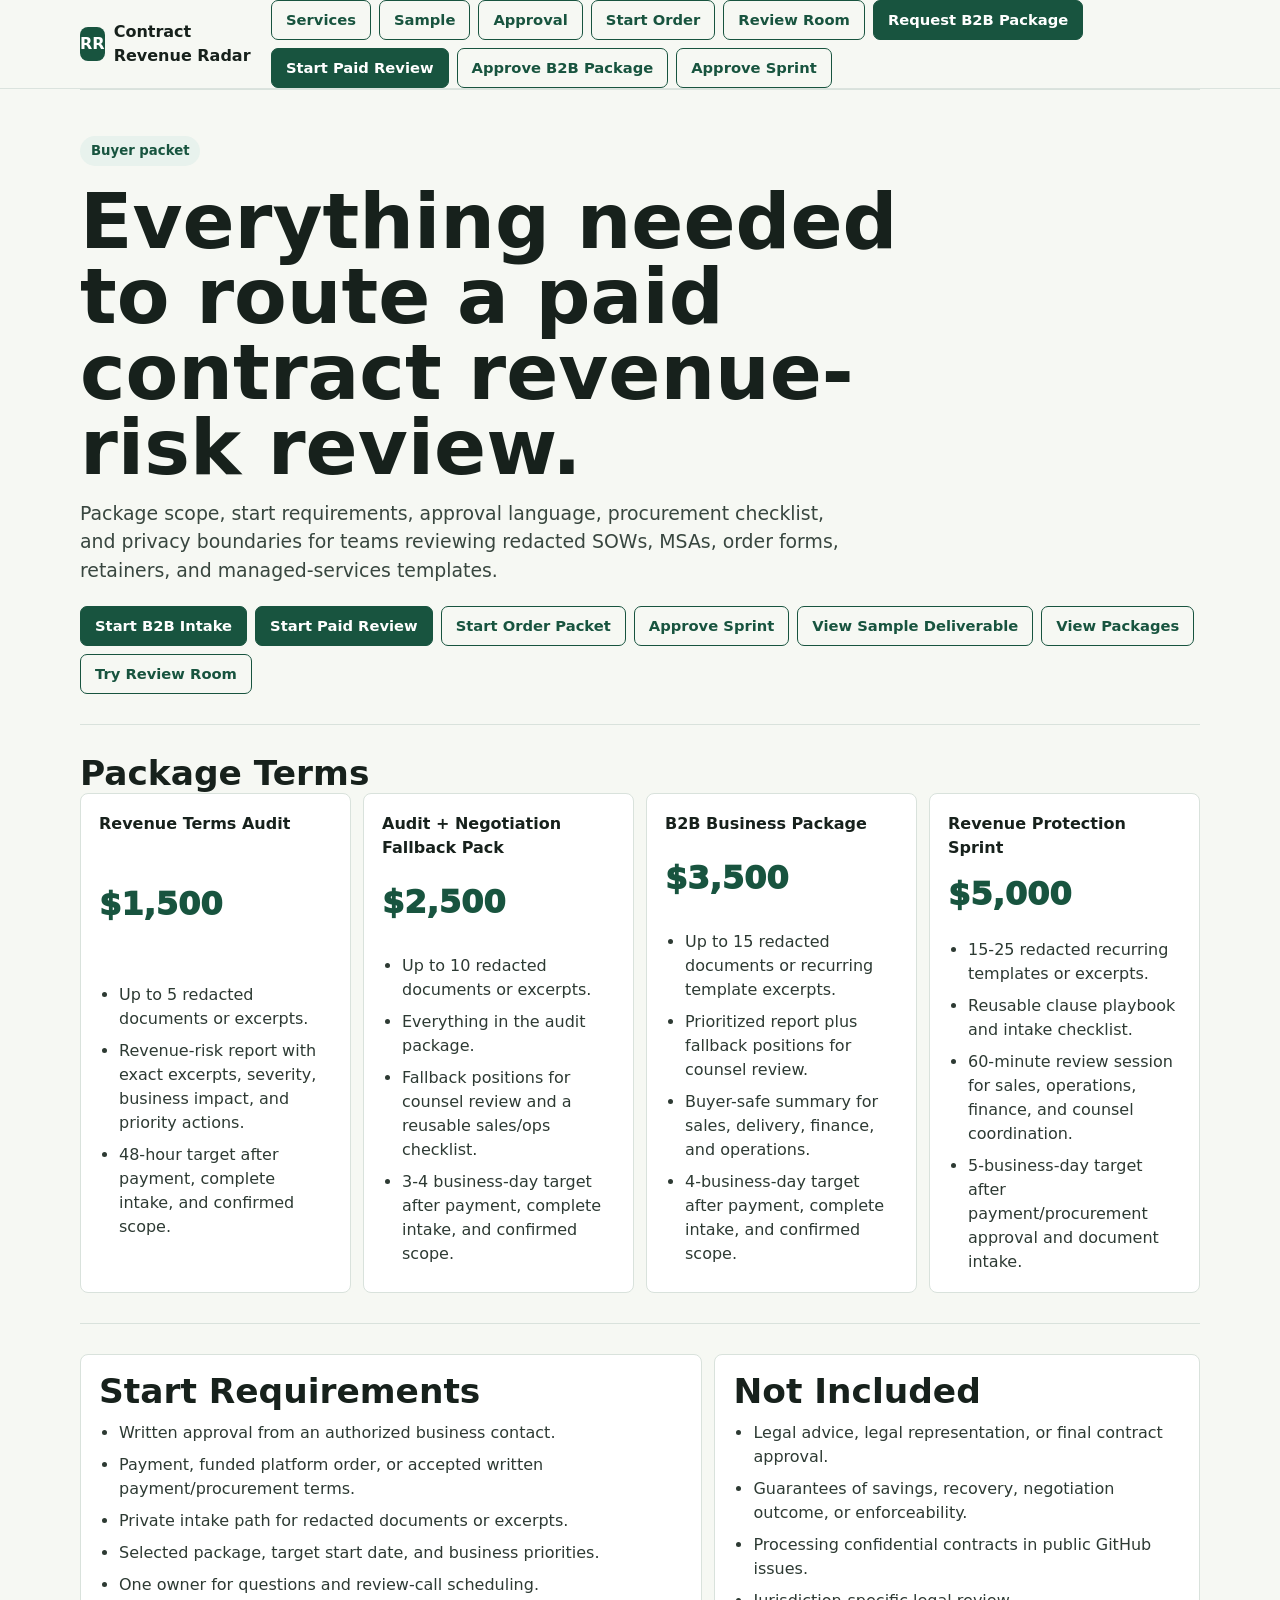
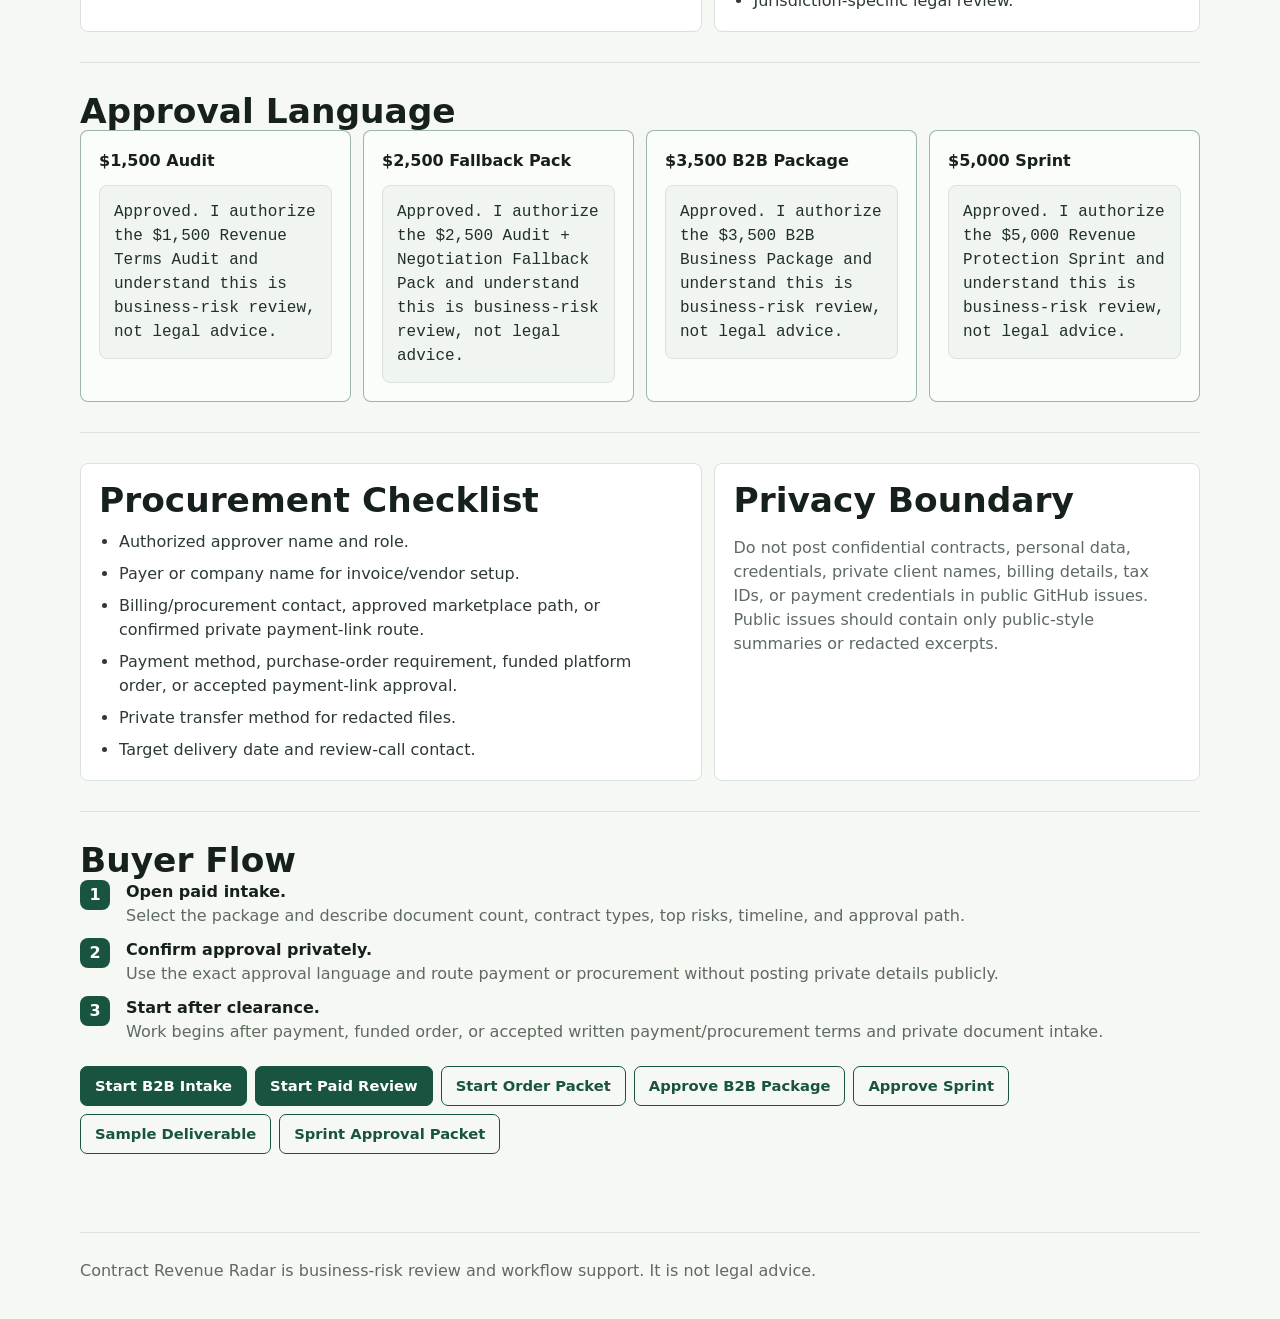
<file: docs/buyer-packet.html>
<!doctype html>
<html lang="en">
  <head>
    <meta charset="utf-8" />
    <meta name="viewport" content="width=device-width, initial-scale=1" />
    <title>Contract Revenue Radar Buyer Packet</title>
    <meta name="description" content="Buyer packet, package terms, approval language, and procurement checklist for Contract Revenue Radar paid services." />
    <style>
      :root { --ink:#17211c; --muted:#5e6a62; --line:#d9e2dc; --paper:#f6f8f3; --panel:#fff; --green:#18543f; --mint:#e8f2ed; }
      * { box-sizing:border-box; }
      body { margin:0; color:var(--ink); background:var(--paper); font-family:Inter,ui-sans-serif,system-ui,-apple-system,BlinkMacSystemFont,"Segoe UI",sans-serif; line-height:1.5; }
      a { color:inherit; }
      header { border-bottom:1px solid rgba(217,226,220,.9); background:rgba(246,248,243,.96); position:sticky; top:0; z-index:5; backdrop-filter:blur(12px); }
      .nav,.hero,main,footer { width:min(1120px,calc(100% - 36px)); margin:0 auto; }
      .nav { min-height:62px; display:flex; align-items:center; justify-content:space-between; gap:14px; }
      .brand { display:inline-flex; align-items:center; gap:9px; text-decoration:none; font-weight:900; }
      .mark { width:34px; height:34px; border-radius:8px; display:grid; place-items:center; color:#fff; background:var(--green); }
      .nav-actions,.hero-actions { display:flex; gap:8px; flex-wrap:wrap; }
      .button { min-height:40px; display:inline-flex; align-items:center; justify-content:center; padding:0 14px; border-radius:7px; border:1px solid var(--green); background:var(--green); color:#fff; text-decoration:none; font-size:.92rem; font-weight:850; }
      .button.secondary { background:transparent; color:var(--green); }
      .hero { padding:46px 0 30px; }
      .eyebrow { display:inline-flex; min-height:30px; align-items:center; padding:0 11px; border-radius:999px; background:var(--mint); color:var(--green); font-size:.83rem; font-weight:900; }
      h1,h2,h3 { margin:0; letter-spacing:0; }
      h1 { max-width:860px; margin:18px 0 14px; font-size:clamp(2.2rem,6vw,4.8rem); line-height:.98; }
      h2 { font-size:clamp(1.45rem,2.7vw,2.15rem); line-height:1.1; }
      h3 { font-size:1rem; }
      .lead { max-width:760px; margin:0; color:#38463f; font-size:clamp(1rem,1.7vw,1.18rem); }
      .hero-actions { margin-top:22px; }
      main { padding-bottom:48px; }
      section { padding:30px 0; border-top:1px solid var(--line); }
      .grid { display:grid; grid-template-columns:repeat(4,minmax(0,1fr)); gap:12px; }
      .split { display:grid; grid-template-columns:minmax(0,1fr) minmax(320px,.78fr); gap:12px; }
      .panel,.package,.approval { border:1px solid var(--line); border-radius:8px; background:var(--panel); padding:18px; }
      .package { display:grid; gap:10px; }
      .price { color:var(--green); font-size:2rem; font-weight:950; }
      .muted { color:var(--muted); }
      ul { margin:10px 0 0; padding-left:20px; color:#2d3a33; }
      li + li { margin-top:8px; }
      .approval { border-color:rgba(24,84,63,.42); background:#fbfdf9; }
      pre { white-space:pre-wrap; margin:12px 0 0; padding:14px; border-radius:8px; border:1px solid var(--line); background:#f1f5ef; color:#203129; font-family:"SFMono-Regular",Consolas,"Liberation Mono",monospace; }
      .steps { display:grid; gap:10px; }
      .step { display:grid; grid-template-columns:36px minmax(0,1fr); gap:10px; align-items:start; }
      .num { width:30px; height:30px; border-radius:8px; display:grid; place-items:center; color:#fff; background:var(--green); font-weight:900; }
      footer { padding:26px 0 36px; color:var(--muted); border-top:1px solid var(--line); }
      @media (max-width:900px) { .nav { align-items:flex-start; flex-direction:column; padding:12px 0; } .grid,.split { grid-template-columns:1fr; } .nav-actions,.hero-actions { width:100%; } .button { flex:1 1 auto; } }
    </style>
  </head>
  <body>
    <header>
      <nav class="nav" aria-label="Primary navigation">
        <a class="brand" href="./"><span class="mark" aria-hidden="true">RR</span>Contract Revenue Radar</a>
        <div class="nav-actions">
          <a class="button secondary" href="services.html">Services</a>
          <a class="button secondary" href="b2b-package-sample.html">Sample</a>
          <a class="button secondary" href="approval-packet.html">Approval</a>
          <a class="button secondary" href="start-order.html">Start Order</a>
          <a class="button secondary" href="review-room.html">Review Room</a>
          <a class="button" href="https://github.com/lolomix/contract-revenue-radar/issues/new?template=b2b-business-package.yml">Request B2B Package</a>
          <a class="button" href="https://github.com/lolomix/contract-revenue-radar/issues/new?template=paid-review-start.yml">Start Paid Review</a>
          <a class="button secondary" href="https://github.com/lolomix/contract-revenue-radar/issues/new?template=b2b-package-approval.yml">Approve B2B Package</a>
          <a class="button secondary" href="https://github.com/lolomix/contract-revenue-radar/issues/new?template=sprint-approval.yml">Approve Sprint</a>
        </div>
      </nav>
    </header>
    <section class="hero">
      <span class="eyebrow">Buyer packet</span>
      <h1>Everything needed to route a paid contract revenue-risk review.</h1>
      <p class="lead">Package scope, start requirements, approval language, procurement checklist, and privacy boundaries for teams reviewing redacted SOWs, MSAs, order forms, retainers, and managed-services templates.</p>
      <div class="hero-actions">
        <a class="button" href="https://github.com/lolomix/contract-revenue-radar/issues/new?template=b2b-business-package.yml">Start B2B Intake</a>
          <a class="button" href="https://github.com/lolomix/contract-revenue-radar/issues/new?template=paid-review-start.yml">Start Paid Review</a>
          <a class="button secondary" href="start-order.html">Start Order Packet</a>
          <a class="button secondary" href="https://github.com/lolomix/contract-revenue-radar/issues/new?template=sprint-approval.yml">Approve Sprint</a>
          <a class="button secondary" href="b2b-package-sample.html">View Sample Deliverable</a>
        <a class="button secondary" href="services.html">View Packages</a>
        <a class="button secondary" href="review-room.html">Try Review Room</a>
      </div>
    </section>
    <main>
      <section>
        <h2>Package Terms</h2>
        <div class="grid">
          <article class="package">
            <h3>Revenue Terms Audit</h3>
            <div class="price">$1,500</div>
            <ul>
              <li>Up to 5 redacted documents or excerpts.</li>
              <li>Revenue-risk report with exact excerpts, severity, business impact, and priority actions.</li>
              <li>48-hour target after payment, complete intake, and confirmed scope.</li>
            </ul>
          </article>
          <article class="package">
            <h3>Audit + Negotiation Fallback Pack</h3>
            <div class="price">$2,500</div>
            <ul>
              <li>Up to 10 redacted documents or excerpts.</li>
              <li>Everything in the audit package.</li>
              <li>Fallback positions for counsel review and a reusable sales/ops checklist.</li>
              <li>3-4 business-day target after payment, complete intake, and confirmed scope.</li>
            </ul>
          </article>
          <article class="package">
            <h3>B2B Business Package</h3>
            <div class="price">$3,500</div>
            <ul>
              <li>Up to 15 redacted documents or recurring template excerpts.</li>
              <li>Prioritized report plus fallback positions for counsel review.</li>
              <li>Buyer-safe summary for sales, delivery, finance, and operations.</li>
              <li>4-business-day target after payment, complete intake, and confirmed scope.</li>
            </ul>
          </article>
          <article class="package">
            <h3>Revenue Protection Sprint</h3>
            <div class="price">$5,000</div>
            <ul>
              <li>15-25 redacted recurring templates or excerpts.</li>
              <li>Reusable clause playbook and intake checklist.</li>
              <li>60-minute review session for sales, operations, finance, and counsel coordination.</li>
              <li>5-business-day target after payment/procurement approval and document intake.</li>
            </ul>
          </article>
        </div>
      </section>
      <section>
        <div class="split">
          <article class="panel">
            <h2>Start Requirements</h2>
            <ul>
              <li>Written approval from an authorized business contact.</li>
              <li>Payment, funded platform order, or accepted written payment/procurement terms.</li>
              <li>Private intake path for redacted documents or excerpts.</li>
              <li>Selected package, target start date, and business priorities.</li>
              <li>One owner for questions and review-call scheduling.</li>
            </ul>
          </article>
          <article class="panel">
            <h2>Not Included</h2>
            <ul>
              <li>Legal advice, legal representation, or final contract approval.</li>
              <li>Guarantees of savings, recovery, negotiation outcome, or enforceability.</li>
              <li>Processing confidential contracts in public GitHub issues.</li>
              <li>Jurisdiction-specific legal review.</li>
            </ul>
          </article>
        </div>
      </section>
      <section>
        <h2>Approval Language</h2>
        <div class="grid">
          <article class="approval">
            <h3>$1,500 Audit</h3>
            <pre>Approved. I authorize the $1,500 Revenue Terms Audit and understand this is business-risk review, not legal advice.</pre>
          </article>
          <article class="approval">
            <h3>$2,500 Fallback Pack</h3>
            <pre>Approved. I authorize the $2,500 Audit + Negotiation Fallback Pack and understand this is business-risk review, not legal advice.</pre>
          </article>
          <article class="approval">
            <h3>$3,500 B2B Package</h3>
            <pre>Approved. I authorize the $3,500 B2B Business Package and understand this is business-risk review, not legal advice.</pre>
          </article>
          <article class="approval">
            <h3>$5,000 Sprint</h3>
            <pre>Approved. I authorize the $5,000 Revenue Protection Sprint and understand this is business-risk review, not legal advice.</pre>
          </article>
        </div>
      </section>
      <section>
        <div class="split">
          <article class="panel">
            <h2>Procurement Checklist</h2>
            <ul>
              <li>Authorized approver name and role.</li>
              <li>Payer or company name for invoice/vendor setup.</li>
              <li>Billing/procurement contact, approved marketplace path, or confirmed private payment-link route.</li>
              <li>Payment method, purchase-order requirement, funded platform order, or accepted payment-link approval.</li>
              <li>Private transfer method for redacted files.</li>
              <li>Target delivery date and review-call contact.</li>
            </ul>
          </article>
          <article class="panel">
            <h2>Privacy Boundary</h2>
            <p class="muted">Do not post confidential contracts, personal data, credentials, private client names, billing details, tax IDs, or payment credentials in public GitHub issues. Public issues should contain only public-style summaries or redacted excerpts.</p>
          </article>
        </div>
      </section>
      <section>
        <h2>Buyer Flow</h2>
        <div class="steps">
          <div class="step"><div class="num">1</div><div><strong>Open paid intake.</strong><br /><span class="muted">Select the package and describe document count, contract types, top risks, timeline, and approval path.</span></div></div>
          <div class="step"><div class="num">2</div><div><strong>Confirm approval privately.</strong><br /><span class="muted">Use the exact approval language and route payment or procurement without posting private details publicly.</span></div></div>
          <div class="step"><div class="num">3</div><div><strong>Start after clearance.</strong><br /><span class="muted">Work begins after payment, funded order, or accepted written payment/procurement terms and private document intake.</span></div></div>
        </div>
        <div class="hero-actions">
          <a class="button" href="https://github.com/lolomix/contract-revenue-radar/issues/new?template=b2b-business-package.yml">Start B2B Intake</a>
          <a class="button" href="https://github.com/lolomix/contract-revenue-radar/issues/new?template=paid-review-start.yml">Start Paid Review</a>
          <a class="button secondary" href="start-order.html">Start Order Packet</a>
          <a class="button secondary" href="https://github.com/lolomix/contract-revenue-radar/issues/new?template=b2b-package-approval.yml">Approve B2B Package</a>
          <a class="button secondary" href="https://github.com/lolomix/contract-revenue-radar/issues/new?template=sprint-approval.yml">Approve Sprint</a>
          <a class="button secondary" href="b2b-package-sample.html">Sample Deliverable</a>
          <a class="button secondary" href="approval-packet.html">Sprint Approval Packet</a>
        </div>
      </section>
    </main>
    <footer>Contract Revenue Radar is business-risk review and workflow support. It is not legal advice.</footer>
  </body>
</html>
</file>
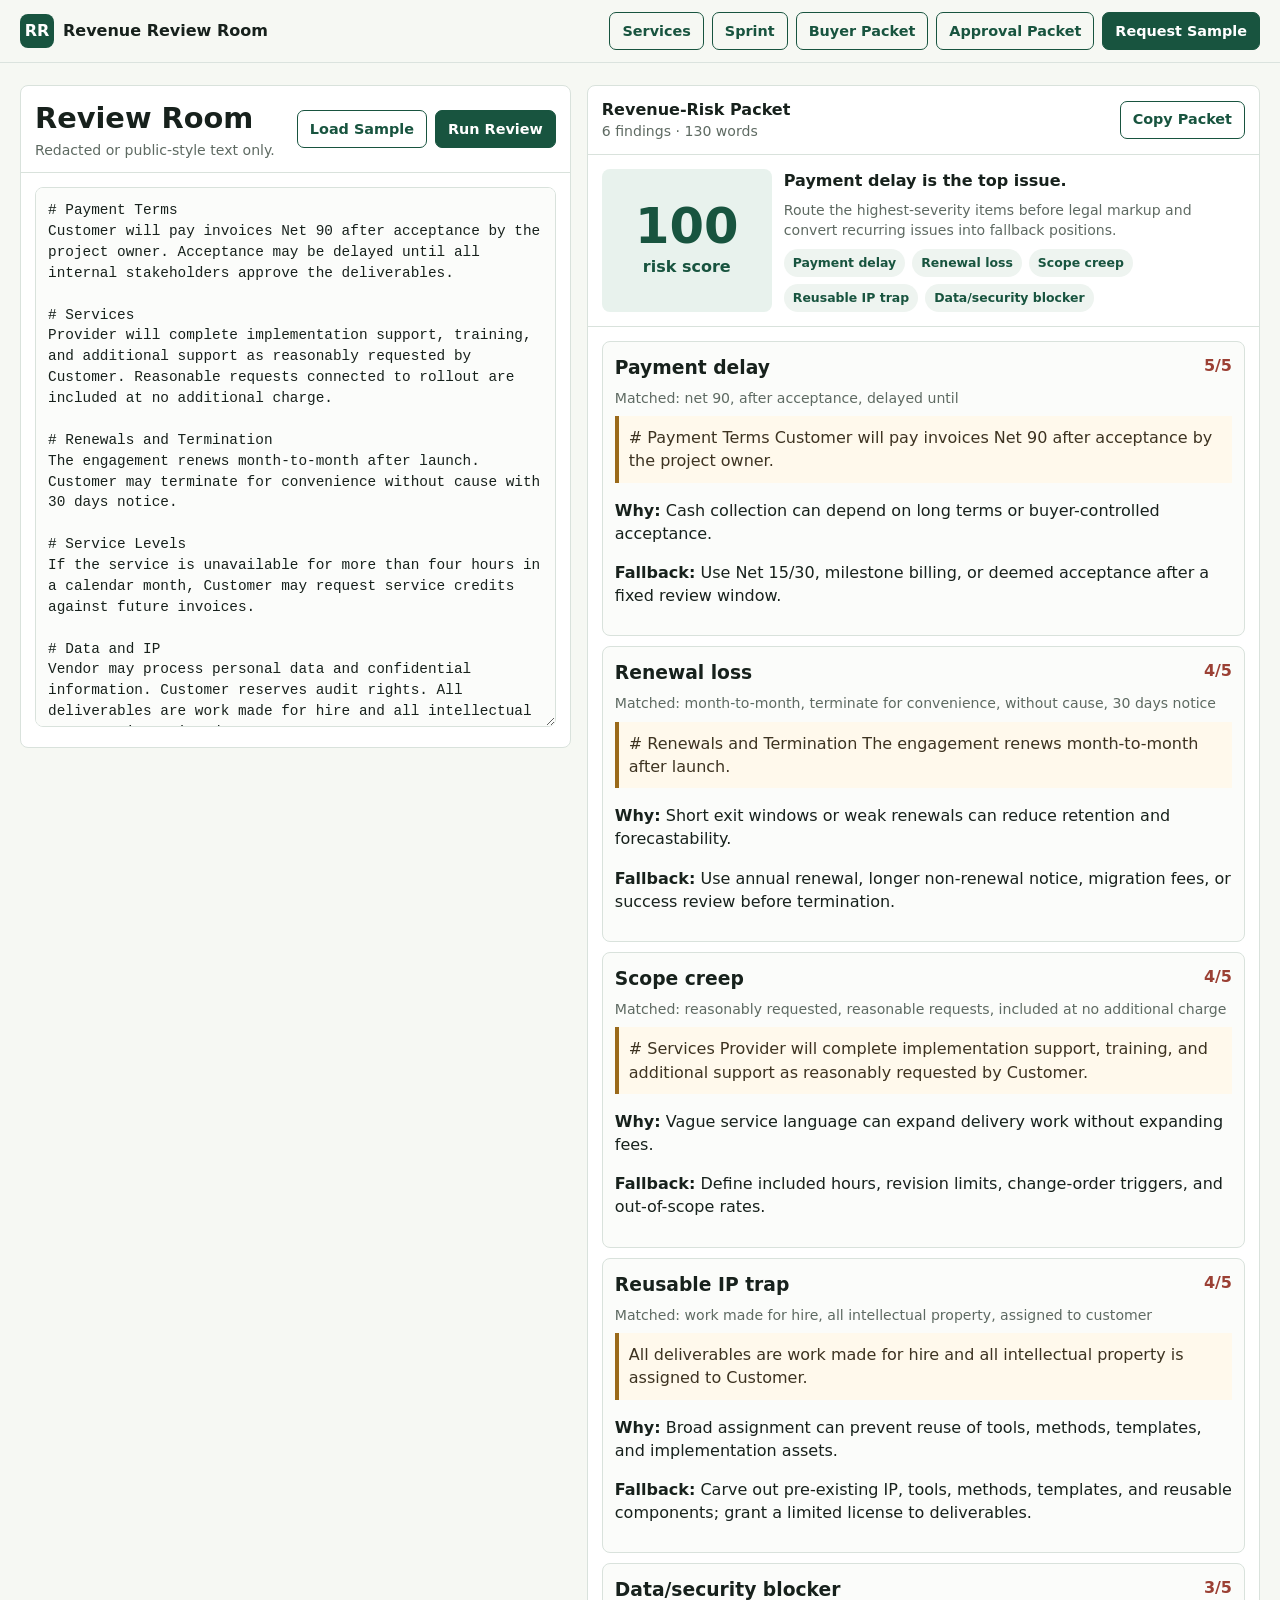
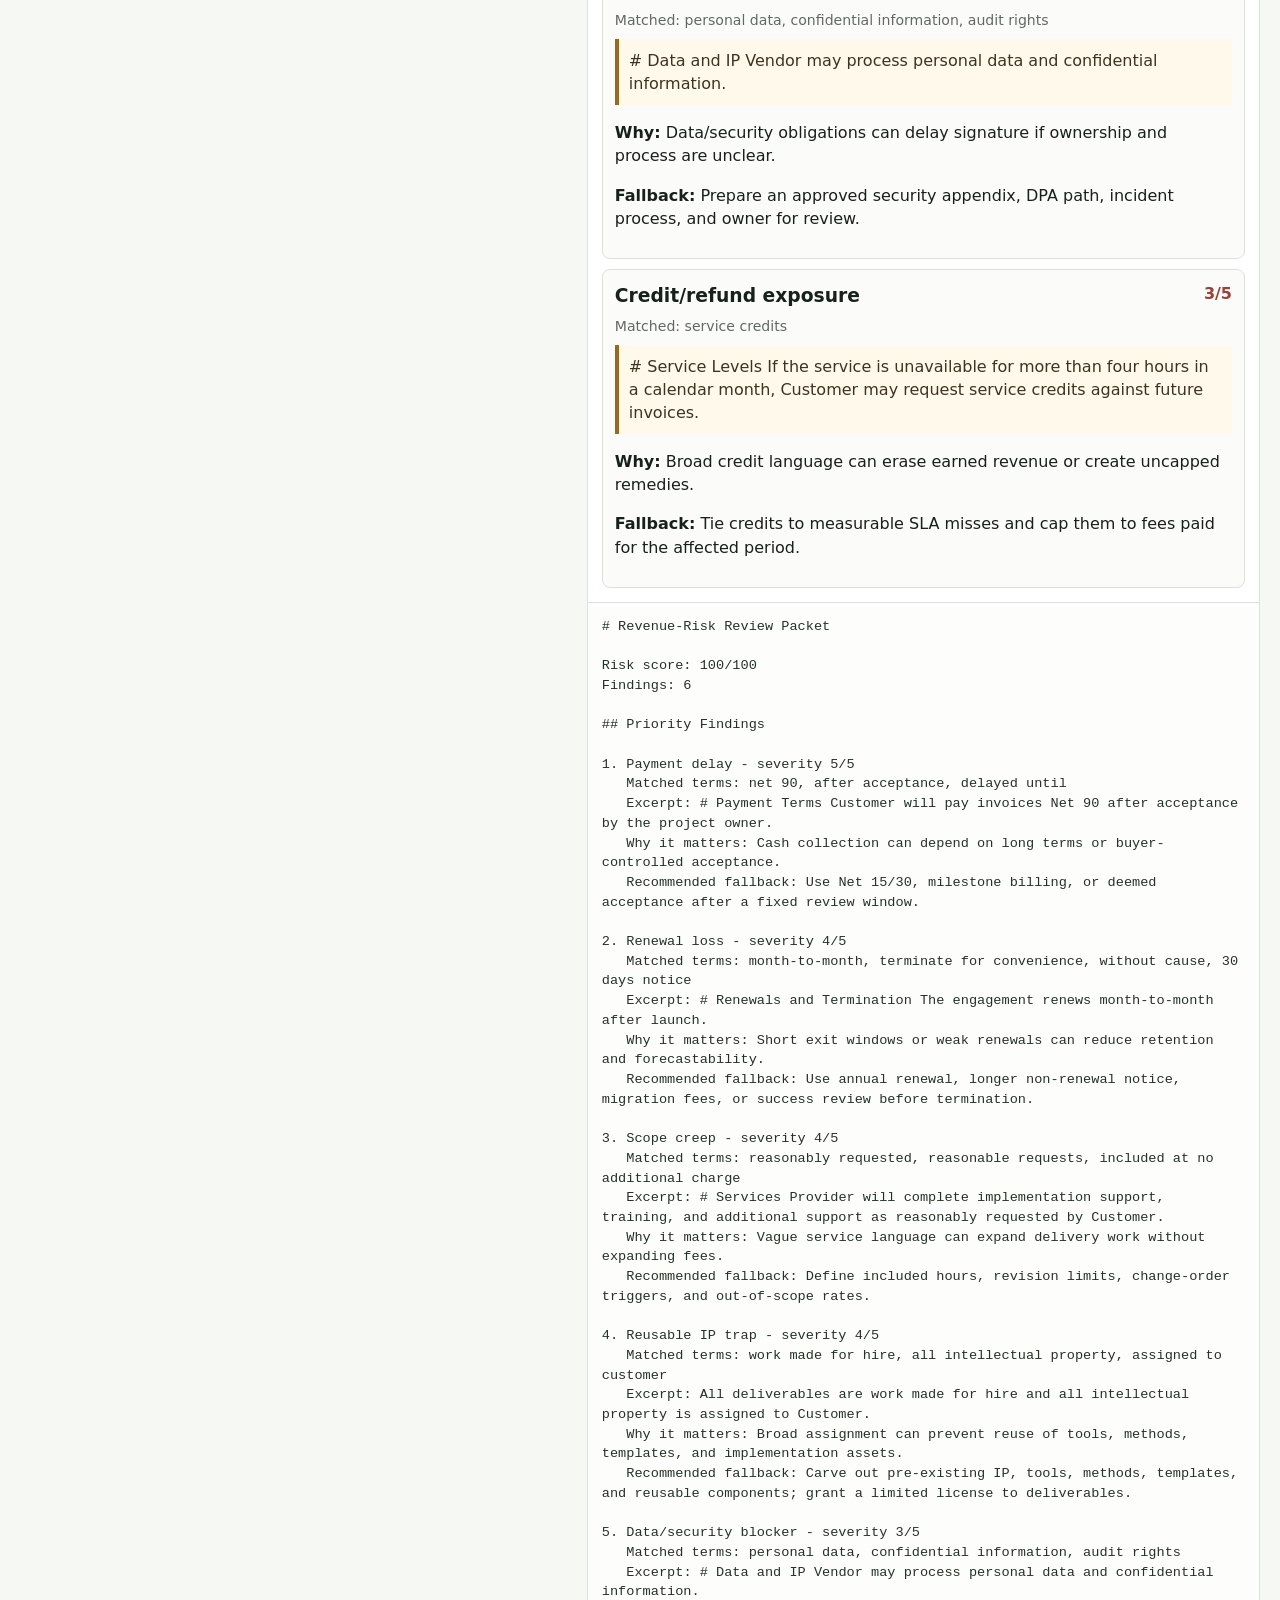
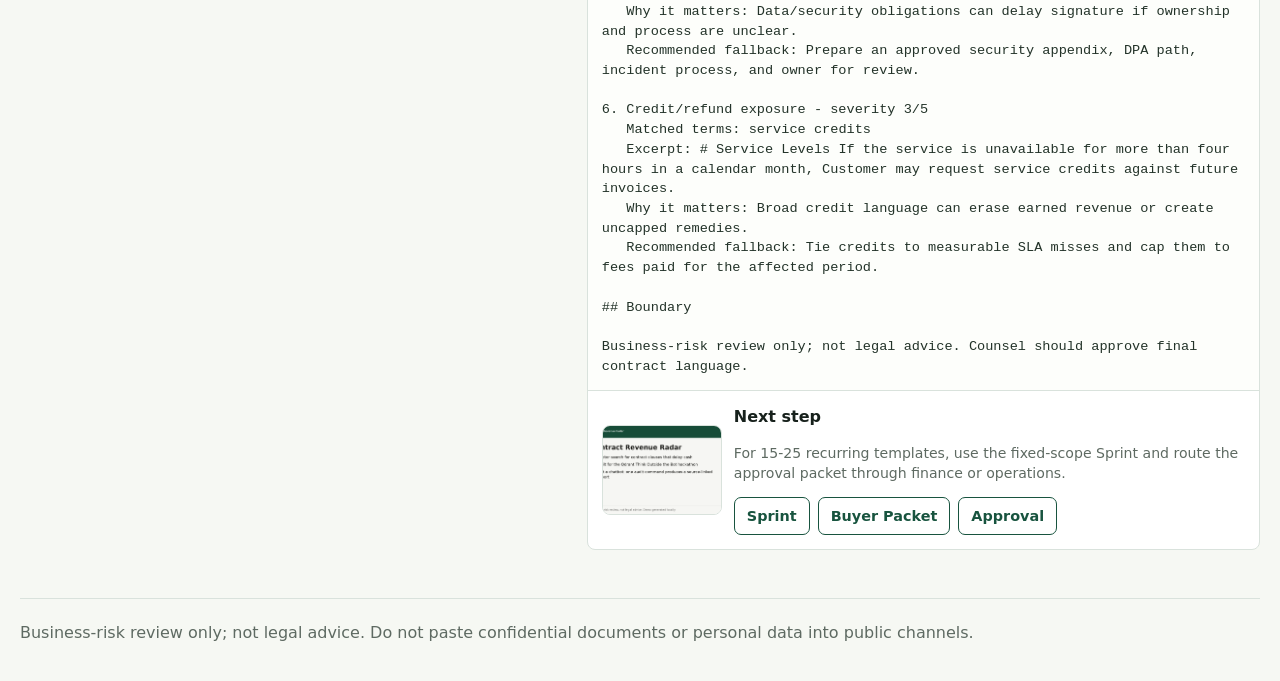
<file: docs/review-room.html>
<!doctype html>
<html lang="en">
  <head>
    <meta charset="utf-8" />
    <meta name="viewport" content="width=device-width, initial-scale=1" />
    <title>Revenue Review Room</title>
    <meta name="description" content="Clickable contract revenue-risk review room for redacted SOWs, MSAs, order forms, and service templates." />
    <style>
      :root {
        --ink: #17211c;
        --muted: #5e6a62;
        --line: #d9e2dc;
        --paper: #f6f8f3;
        --panel: #ffffff;
        --green: #18543f;
        --mint: #e8f2ed;
        --gold: #9a6a1b;
        --red: #9b4034;
      }
      * { box-sizing: border-box; }
      body {
        margin: 0;
        color: var(--ink);
        background: var(--paper);
        font-family: Inter, ui-sans-serif, system-ui, -apple-system, BlinkMacSystemFont, "Segoe UI", sans-serif;
        line-height: 1.45;
      }
      a { color: inherit; }
      header {
        border-bottom: 1px solid rgba(217, 226, 220, 0.9);
        background: rgba(246, 248, 243, 0.96);
        position: sticky;
        top: 0;
        z-index: 5;
        backdrop-filter: blur(12px);
      }
      .nav, main, footer {
        width: min(1240px, calc(100% - 36px));
        margin: 0 auto;
      }
      .nav {
        min-height: 62px;
        display: flex;
        align-items: center;
        justify-content: space-between;
        gap: 14px;
      }
      .brand {
        display: inline-flex;
        align-items: center;
        gap: 9px;
        text-decoration: none;
        font-weight: 900;
      }
      .mark {
        width: 34px;
        height: 34px;
        border-radius: 8px;
        display: grid;
        place-items: center;
        color: #fff;
        background: var(--green);
      }
      .nav-actions, .toolbar, .links {
        display: flex;
        gap: 8px;
        flex-wrap: wrap;
      }
      .button, button {
        min-height: 38px;
        display: inline-flex;
        align-items: center;
        justify-content: center;
        padding: 0 12px;
        border-radius: 7px;
        border: 1px solid var(--green);
        background: var(--green);
        color: #fff;
        text-decoration: none;
        font: inherit;
        font-size: 0.9rem;
        font-weight: 850;
        cursor: pointer;
      }
      .button.secondary, button.secondary {
        background: transparent;
        color: var(--green);
      }
      main { padding: 22px 0 48px; }
      .workspace {
        display: grid;
        grid-template-columns: minmax(360px, 0.9fr) minmax(420px, 1.1fr);
        gap: 16px;
        align-items: start;
      }
      .panel {
        border: 1px solid var(--line);
        border-radius: 8px;
        background: var(--panel);
        overflow: hidden;
      }
      .panel-head {
        min-height: 58px;
        display: flex;
        align-items: center;
        justify-content: space-between;
        gap: 12px;
        padding: 12px 14px;
        border-bottom: 1px solid var(--line);
      }
      h1, h2, h3 { margin: 0; letter-spacing: 0; }
      h1 { font-size: clamp(1.25rem, 2.5vw, 1.8rem); }
      h2 { font-size: 1rem; }
      .subtle { color: var(--muted); font-size: 0.88rem; }
      .input-wrap { padding: 14px; }
      textarea {
        width: 100%;
        min-height: 540px;
        border: 1px solid var(--line);
        border-radius: 8px;
        padding: 12px;
        resize: vertical;
        color: var(--ink);
        background: #fbfcfa;
        font: 0.9rem/1.45 ui-monospace, SFMono-Regular, Menlo, Consolas, monospace;
      }
      .score-band {
        display: grid;
        grid-template-columns: 170px minmax(0, 1fr);
        gap: 12px;
        padding: 14px;
        border-bottom: 1px solid var(--line);
      }
      .score {
        min-height: 136px;
        border-radius: 8px;
        display: grid;
        place-items: center;
        background: var(--mint);
        color: var(--green);
        text-align: center;
      }
      .score strong {
        display: block;
        font-size: 3.1rem;
        line-height: 1;
      }
      .score span {
        display: block;
        margin-top: 4px;
        font-weight: 850;
      }
      .summary {
        min-height: 136px;
        display: grid;
        align-content: center;
        gap: 8px;
      }
      .chips {
        display: flex;
        flex-wrap: wrap;
        gap: 7px;
      }
      .chip {
        min-height: 28px;
        display: inline-flex;
        align-items: center;
        padding: 0 9px;
        border-radius: 999px;
        background: #eef4f0;
        color: var(--green);
        font-size: 0.78rem;
        font-weight: 850;
      }
      .results {
        display: grid;
        gap: 10px;
        padding: 14px;
      }
      .finding {
        border: 1px solid var(--line);
        border-radius: 8px;
        padding: 12px;
        background: #fbfcfa;
      }
      .finding-top {
        display: flex;
        justify-content: space-between;
        gap: 12px;
        margin-bottom: 7px;
      }
      .severity {
        min-width: 84px;
        text-align: right;
        color: var(--red);
        font-weight: 900;
      }
      blockquote {
        margin: 8px 0;
        padding: 10px;
        border-left: 4px solid var(--gold);
        background: #fff9ec;
        color: #3d3321;
      }
      .report {
        min-height: 210px;
        padding: 14px;
        border-top: 1px solid var(--line);
        background: #fdfefb;
      }
      pre {
        min-height: 180px;
        margin: 0;
        overflow: auto;
        white-space: pre-wrap;
        color: #233329;
        font: 0.85rem/1.45 ui-monospace, SFMono-Regular, Menlo, Consolas, monospace;
      }
      .aside {
        display: grid;
        grid-template-columns: 120px minmax(0, 1fr);
        gap: 12px;
        align-items: center;
        padding: 14px;
        border-top: 1px solid var(--line);
      }
      .aside img {
        width: 120px;
        height: 90px;
        object-fit: cover;
        border-radius: 8px;
        border: 1px solid var(--line);
      }
      footer {
        padding: 22px 0 36px;
        color: var(--muted);
        border-top: 1px solid var(--line);
      }
      @media (max-width: 920px) {
        .workspace, .score-band, .aside { grid-template-columns: 1fr; }
        textarea { min-height: 360px; }
      }
      @media (max-width: 640px) {
        .nav {
          align-items: flex-start;
          flex-direction: column;
          padding: 12px 0;
        }
        .nav-actions, .toolbar, .links { width: 100%; }
        .button, button { flex: 1 1 auto; }
      }
    </style>
    <script src="assets/novus-pendo-config.js"></script>
    <script src="assets/novus-pendo-loader.js"></script>
  </head>
  <body>
    <header>
      <nav class="nav" aria-label="Primary navigation">
        <a class="brand" href="./">
          <span class="mark" aria-hidden="true">RR</span>
          Revenue Review Room
        </a>
        <div class="nav-actions">
          <a class="button secondary" href="services.html">Services</a>
          <a class="button secondary" href="sprint.html">Sprint</a>
          <a class="button secondary" href="buyer-packet.html">Buyer Packet</a>
          <a class="button secondary" href="approval-packet.html">Approval Packet</a>
          <a class="button" href="https://github.com/lolomix/contract-revenue-radar/issues/new?template=free-sample-audit.yml">Request Sample</a>
        </div>
      </nav>
    </header>

    <main>
      <section class="workspace">
        <article class="panel">
          <div class="panel-head">
            <div>
              <h1>Review Room</h1>
              <div class="subtle">Redacted or public-style text only.</div>
            </div>
            <div class="toolbar">
              <button class="secondary" id="sampleBtn" type="button">Load Sample</button>
              <button id="analyzeBtn" type="button">Run Review</button>
            </div>
          </div>
          <div class="input-wrap">
            <textarea id="contractText" spellcheck="false"># Payment Terms
Customer will pay invoices Net 90 after acceptance by the project owner. Acceptance may be delayed until all internal stakeholders approve the deliverables.

# Services
Provider will complete implementation support, training, and additional support as reasonably requested by Customer. Reasonable requests connected to rollout are included at no additional charge.

# Renewals and Termination
The engagement renews month-to-month after launch. Customer may terminate for convenience without cause with 30 days notice.

# Service Levels
If the service is unavailable for more than four hours in a calendar month, Customer may request service credits against future invoices.

# Data and IP
Vendor may process personal data and confidential information. Customer reserves audit rights. All deliverables are work made for hire and all intellectual property is assigned to Customer.</textarea>
          </div>
        </article>

        <article class="panel">
          <div class="panel-head">
            <div>
              <h2>Revenue-Risk Packet</h2>
              <div class="subtle" id="packetMeta">Ready</div>
            </div>
            <div class="toolbar">
              <button class="secondary" id="copyBtn" type="button">Copy Packet</button>
            </div>
          </div>
          <div class="score-band">
            <div class="score">
              <div>
                <strong id="scoreValue">0</strong>
                <span>risk score</span>
              </div>
            </div>
            <div class="summary">
              <h2 id="summaryTitle">Run a review to generate findings.</h2>
              <div class="subtle" id="summaryText">The packet will show risk classes, excerpts, business impact, and fallback moves.</div>
              <div class="chips" id="chips"></div>
            </div>
          </div>
          <div class="results" id="results"></div>
          <div class="report">
            <pre id="reportText">No packet generated yet.</pre>
          </div>
          <div class="aside">
            <img src="assets/thumbnail.png" alt="Contract Revenue Radar thumbnail" />
            <div>
              <h2>Next step</h2>
              <p class="subtle">For 15-25 recurring templates, use the fixed-scope Sprint and route the approval packet through finance or operations.</p>
              <div class="links">
                <a class="button secondary" href="sprint.html">Sprint</a>
                <a class="button secondary" href="buyer-packet.html">Buyer Packet</a>
                <a class="button secondary" href="approval-packet.html">Approval</a>
              </div>
            </div>
          </div>
        </article>
      </section>
    </main>

    <footer>
      Business-risk review only; not legal advice. Do not paste confidential documents or personal data into public channels.
    </footer>

    <script>
      const riskPatterns = [
        { id: "payment_delay", label: "Payment delay", severity: 5, terms: ["net 90", "net 60", "after acceptance", "upon acceptance", "delayed until", "withhold", "sole discretion"], why: "Cash collection can depend on long terms or buyer-controlled acceptance.", action: "Use Net 15/30, milestone billing, or deemed acceptance after a fixed review window." },
        { id: "scope_creep", label: "Scope creep", severity: 4, terms: ["reasonably requested", "reasonable requests", "included at no additional charge", "unlimited revisions", "all necessary", "as requested"], why: "Vague service language can expand delivery work without expanding fees.", action: "Define included hours, revision limits, change-order triggers, and out-of-scope rates." },
        { id: "renewal_loss", label: "Renewal loss", severity: 4, terms: ["month-to-month", "terminate for convenience", "without cause", "30 days notice", "non-renew"], why: "Short exit windows or weak renewals can reduce retention and forecastability.", action: "Use annual renewal, longer non-renewal notice, migration fees, or success review before termination." },
        { id: "refund_credit", label: "Credit/refund exposure", severity: 3, terms: ["service credits", "full refund", "money back", "credit against future invoices", "chargeback"], why: "Broad credit language can erase earned revenue or create uncapped remedies.", action: "Tie credits to measurable SLA misses and cap them to fees paid for the affected period." },
        { id: "data_security", label: "Data/security blocker", severity: 3, terms: ["personal data", "confidential information", "audit rights", "security incident", "subprocessor", "delete all data"], why: "Data/security obligations can delay signature if ownership and process are unclear.", action: "Prepare an approved security appendix, DPA path, incident process, and owner for review." },
        { id: "ip_ownership", label: "Reusable IP trap", severity: 4, terms: ["work made for hire", "work for hire", "all intellectual property", "assigned to customer", "assigns all rights", "client owns all work product"], why: "Broad assignment can prevent reuse of tools, methods, templates, and implementation assets.", action: "Carve out pre-existing IP, tools, methods, templates, and reusable components; grant a limited license to deliverables." },
        { id: "renewal_fee_trap", label: "Renewal fee trap", severity: 3, terms: ["then-current rates", "price increase", "automatically renews", "auto renew", "successive renewal"], why: "Renewal pricing or auto-renewal language can create avoidable churn or disputes.", action: "Require explicit renewal election, price caps, and a clear opt-out window." }
      ];

      const sampleText = document.getElementById("contractText").value;
      const textEl = document.getElementById("contractText");
      const scoreEl = document.getElementById("scoreValue");
      const metaEl = document.getElementById("packetMeta");
      const titleEl = document.getElementById("summaryTitle");
      const summaryEl = document.getElementById("summaryText");
      const chipsEl = document.getElementById("chips");
      const resultsEl = document.getElementById("results");
      const reportEl = document.getElementById("reportText");

      function trackEvent(name, properties = {}) {
        if (window.pendo && typeof window.pendo.track === "function") {
          window.pendo.track(name, properties);
        }
      }

      function sentenceFor(text, term) {
        const clean = text.replace(/\s+/g, " ").trim();
        const lower = clean.toLowerCase();
        const index = lower.indexOf(term.toLowerCase());
        if (index < 0) return clean.slice(0, 220);
        const start = Math.max(0, clean.lastIndexOf(".", index - 1) + 1);
        const endIndex = clean.indexOf(".", index + term.length);
        const end = endIndex > -1 ? endIndex + 1 : Math.min(clean.length, index + 180);
        return clean.slice(start, end).trim();
      }

      function analyze() {
        const text = textEl.value.trim();
        const lower = text.toLowerCase();
        const findings = riskPatterns.map((risk) => {
          const matched = risk.terms.filter((term) => lower.includes(term));
          return { ...risk, matched, excerpt: matched.length ? sentenceFor(text, matched[0]) : "" };
        }).filter((risk) => risk.matched.length > 0)
          .sort((a, b) => b.severity - a.severity || b.matched.length - a.matched.length);
        const score = Math.min(100, findings.reduce((sum, risk) => sum + risk.severity * (risk.matched.length + 1) * 5, 0));
        render(findings, score, text);
        trackEvent("review_run", {
          riskScore: score,
          findings: findings.length,
          words: text.split(/\s+/).filter(Boolean).length
        });
      }

      function render(findings, score, text) {
        scoreEl.textContent = String(score);
        metaEl.textContent = `${findings.length} findings · ${text.split(/\s+/).filter(Boolean).length} words`;
        titleEl.textContent = findings.length ? `${findings[0].label} is the top issue.` : "No high-signal terms found.";
        summaryEl.textContent = findings.length
          ? "Route the highest-severity items before legal markup and convert recurring issues into fallback positions."
          : "Use this as a light scan only. A clean result here does not replace review of the full agreement.";
        chipsEl.innerHTML = findings.slice(0, 5).map((risk) => `<span class="chip">${risk.label}</span>`).join("");
        resultsEl.innerHTML = findings.map((risk) => `
          <section class="finding">
            <div class="finding-top">
              <h3>${risk.label}</h3>
              <div class="severity">${risk.severity}/5</div>
            </div>
            <div class="subtle">Matched: ${risk.matched.join(", ")}</div>
            <blockquote>${risk.excerpt}</blockquote>
            <p><strong>Why:</strong> ${risk.why}</p>
            <p><strong>Fallback:</strong> ${risk.action}</p>
          </section>
        `).join("") || `<section class="finding"><h3>No high-signal terms found</h3><p class="subtle">Try a longer redacted excerpt with payment, renewal, support, credit, security, or IP sections.</p></section>`;
        const reportLines = [
          "# Revenue-Risk Review Packet",
          "",
          `Risk score: ${score}/100`,
          `Findings: ${findings.length}`,
          "",
          "## Priority Findings",
          ""
        ];
        findings.forEach((risk, index) => {
          reportLines.push(`${index + 1}. ${risk.label} - severity ${risk.severity}/5`);
          reportLines.push(`   Matched terms: ${risk.matched.join(", ")}`);
          reportLines.push(`   Excerpt: ${risk.excerpt}`);
          reportLines.push(`   Why it matters: ${risk.why}`);
          reportLines.push(`   Recommended fallback: ${risk.action}`);
          reportLines.push("");
        });
        reportLines.push("## Boundary", "", "Business-risk review only; not legal advice. Counsel should approve final contract language.");
        reportEl.textContent = reportLines.join("\n");
      }

      document.getElementById("analyzeBtn").addEventListener("click", analyze);
      document.getElementById("sampleBtn").addEventListener("click", () => {
        textEl.value = sampleText;
        analyze();
        trackEvent("sample_loaded");
      });
      document.getElementById("copyBtn").addEventListener("click", () => {
        navigator.clipboard.writeText(reportEl.textContent);
        trackEvent("packet_copied", {
          characters: reportEl.textContent.length
        });
      });
      analyze();
    </script>
  </body>
</html>
</file>
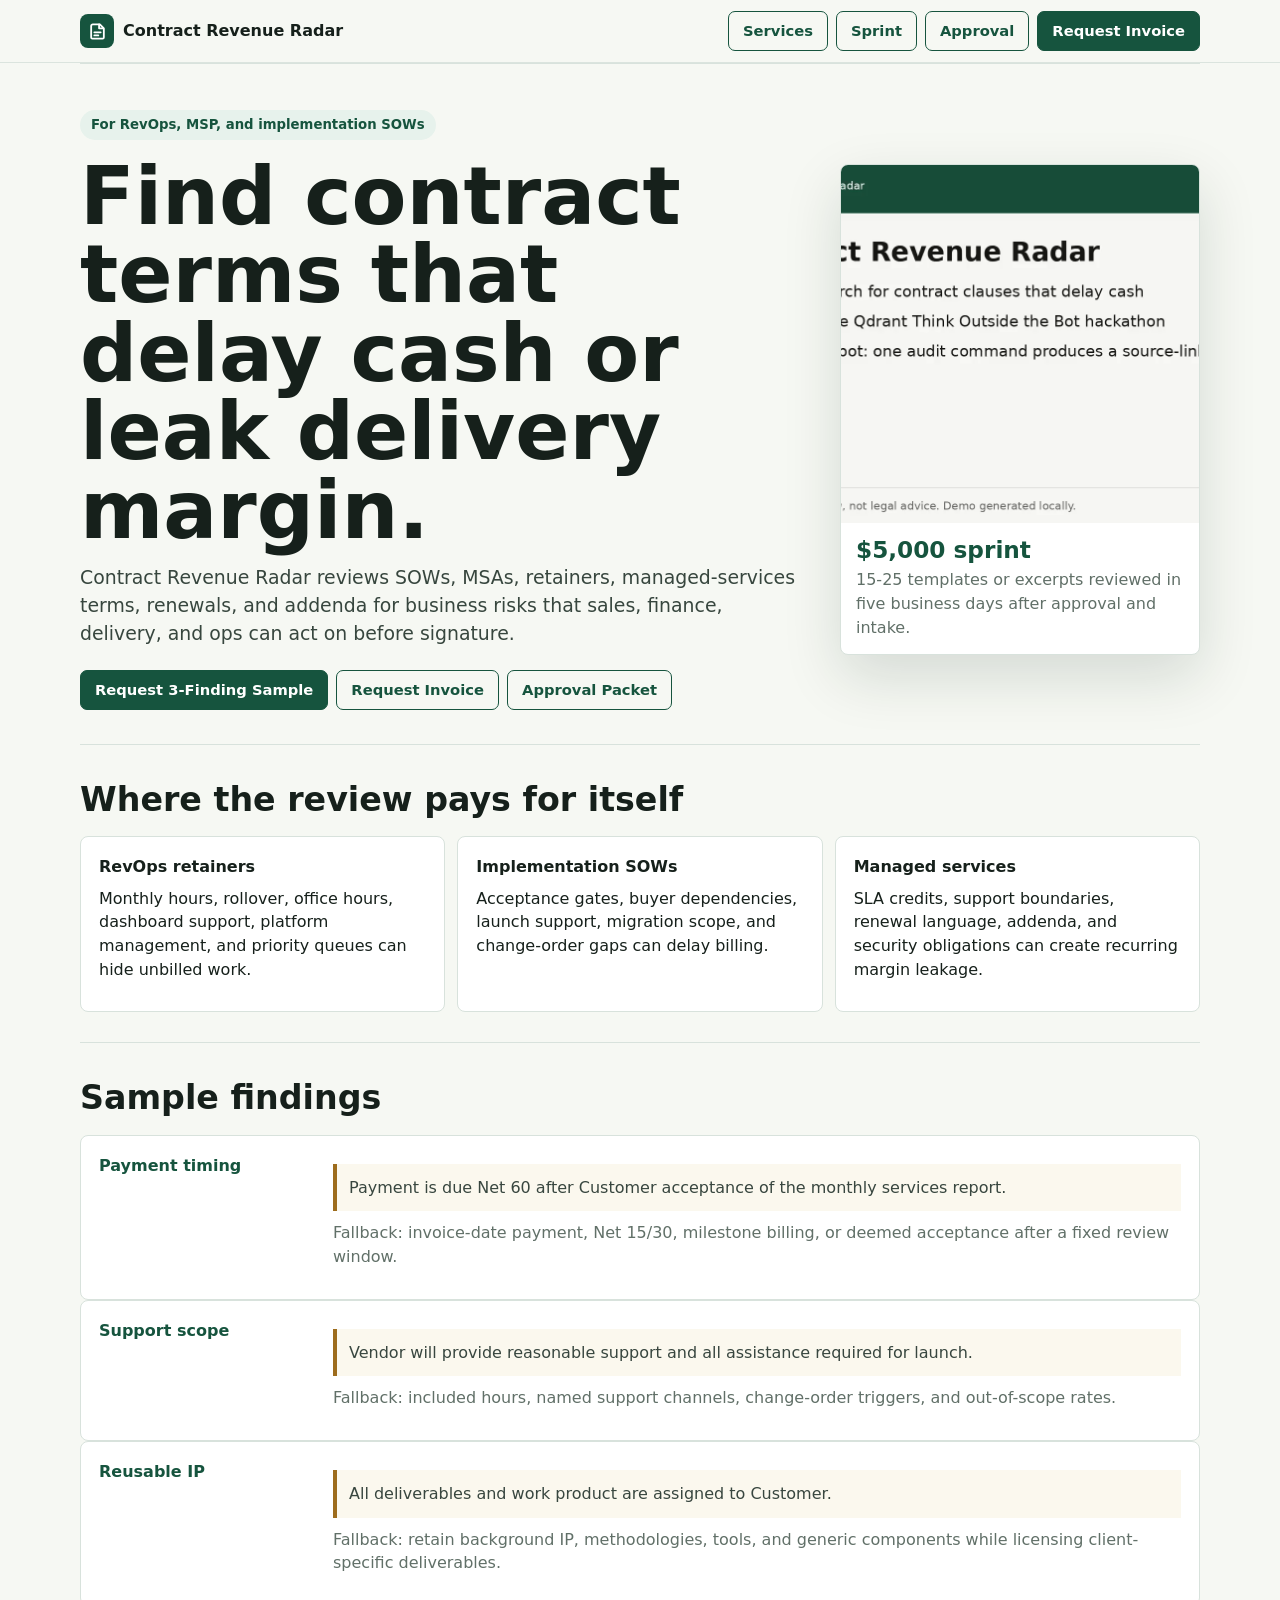
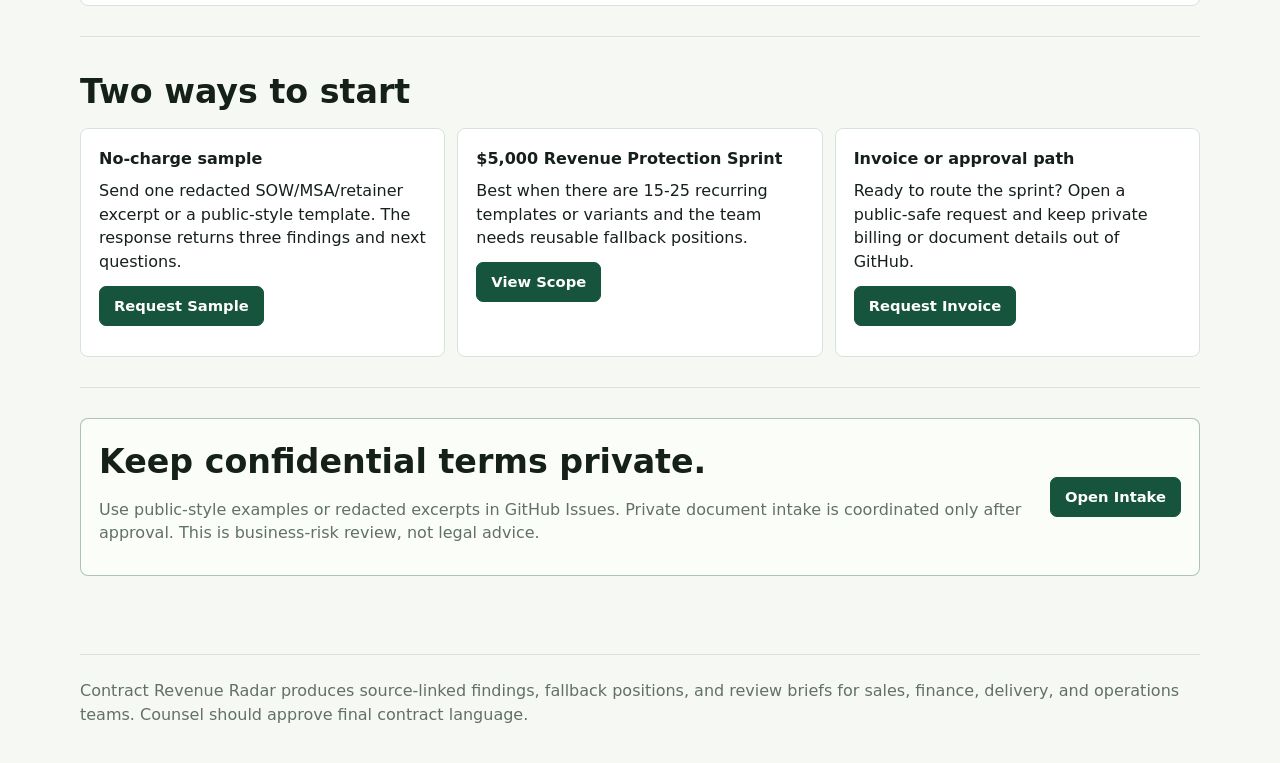
<file: docs/revops-msp.html>
<!doctype html>
<html lang="en">
  <head>
    <meta charset="utf-8" />
    <meta name="viewport" content="width=device-width, initial-scale=1" />
    <title>RevOps and MSP SOW Revenue-Risk Review</title>
    <meta
      name="description"
      content="Business-risk review for RevOps agencies, MSPs, implementation partners, SOWs, MSAs, retainers, and managed-services terms."
    />
    <style>
      :root {
        --ink: #16201b;
        --muted: #617068;
        --line: #d8e2dc;
        --paper: #f6f8f3;
        --panel: #ffffff;
        --green: #16543e;
        --mint: #e7f2ec;
        --blue: #245f8d;
        --gold: #9d6c1c;
        --red: #9b4034;
        --shadow: 0 22px 58px rgba(15, 44, 31, 0.14);
      }

      * {
        box-sizing: border-box;
      }

      body {
        margin: 0;
        color: var(--ink);
        background: var(--paper);
        font-family:
          Inter, ui-sans-serif, system-ui, -apple-system, BlinkMacSystemFont,
          "Segoe UI", sans-serif;
        line-height: 1.48;
      }

      a {
        color: inherit;
      }

      header {
        border-bottom: 1px solid rgba(216, 226, 220, 0.88);
        background: rgba(246, 248, 243, 0.96);
        position: sticky;
        top: 0;
        z-index: 5;
        backdrop-filter: blur(12px);
      }

      .nav,
      .hero,
      main,
      footer {
        width: min(1120px, calc(100% - 36px));
        margin: 0 auto;
      }

      .nav {
        min-height: 62px;
        display: flex;
        align-items: center;
        justify-content: space-between;
        gap: 14px;
      }

      .brand {
        display: inline-flex;
        align-items: center;
        gap: 9px;
        text-decoration: none;
        font-weight: 900;
      }

      .mark {
        width: 34px;
        height: 34px;
        border-radius: 8px;
        display: grid;
        place-items: center;
        color: #fff;
        background: var(--green);
      }

      .mark svg {
        width: 19px;
        height: 19px;
      }

      .nav-actions,
      .hero-actions {
        display: flex;
        gap: 8px;
        flex-wrap: wrap;
      }

      .button {
        min-height: 40px;
        display: inline-flex;
        align-items: center;
        justify-content: center;
        padding: 0 14px;
        border-radius: 7px;
        border: 1px solid var(--green);
        background: var(--green);
        color: #fff;
        text-decoration: none;
        font-size: 0.92rem;
        font-weight: 850;
      }

      .button.secondary {
        background: transparent;
        color: var(--green);
      }

      .hero {
        padding: 46px 0 34px;
        display: grid;
        grid-template-columns: minmax(0, 1fr) 360px;
        gap: 28px;
        align-items: center;
      }

      .eyebrow {
        display: inline-flex;
        min-height: 30px;
        align-items: center;
        padding: 0 11px;
        border-radius: 999px;
        background: var(--mint);
        color: var(--green);
        font-size: 0.83rem;
        font-weight: 900;
      }

      h1 {
        max-width: 760px;
        margin: 18px 0 14px;
        font-size: clamp(2.25rem, 6.8vw, 5rem);
        line-height: 0.98;
        letter-spacing: 0;
      }

      .lead {
        max-width: 720px;
        margin: 0;
        color: #37463e;
        font-size: clamp(1rem, 1.8vw, 1.18rem);
      }

      .hero-actions {
        margin-top: 22px;
      }

      .proof {
        border: 1px solid var(--line);
        border-radius: 8px;
        background: #fff;
        box-shadow: var(--shadow);
        overflow: hidden;
      }

      .proof img {
        display: block;
        width: 100%;
        aspect-ratio: 1;
        object-fit: cover;
      }

      .proof-body {
        padding: 15px;
      }

      .proof-body strong {
        display: block;
        color: var(--green);
        font-size: 1.45rem;
        line-height: 1;
      }

      .proof-body span {
        display: block;
        margin-top: 7px;
        color: var(--muted);
      }

      main {
        padding-bottom: 48px;
      }

      section {
        padding: 30px 0;
        border-top: 1px solid var(--line);
      }

      h2 {
        margin: 0 0 12px;
        font-size: clamp(1.35rem, 2.6vw, 2.1rem);
        letter-spacing: 0;
      }

      h3 {
        margin: 0 0 8px;
        font-size: 1rem;
      }

      p {
        margin: 0 0 12px;
      }

      .muted {
        color: var(--muted);
      }

      .grid {
        display: grid;
        grid-template-columns: repeat(3, minmax(0, 1fr));
        gap: 12px;
      }

      .item,
      .sample,
      .cta {
        border: 1px solid var(--line);
        border-radius: 8px;
        background: var(--panel);
        padding: 18px;
      }

      .item ul,
      .sample ul {
        margin: 10px 0 0;
        padding-left: 20px;
      }

      .sample {
        display: grid;
        grid-template-columns: 220px minmax(0, 1fr);
        gap: 14px;
      }

      .label {
        color: var(--green);
        font-weight: 900;
      }

      blockquote {
        margin: 10px 0;
        padding: 12px;
        border-left: 4px solid var(--gold);
        background: #fbf8ee;
        color: #38463f;
      }

      .cta {
        display: grid;
        grid-template-columns: 1fr auto;
        gap: 18px;
        align-items: center;
        border-color: rgba(22, 84, 62, 0.34);
        background: #fbfdf9;
      }

      footer {
        padding: 24px 0 36px;
        color: var(--muted);
        border-top: 1px solid var(--line);
      }

      @media (max-width: 860px) {
        header {
          position: static;
        }

        .hero,
        .grid,
        .sample,
        .cta {
          grid-template-columns: 1fr;
        }

        .proof {
          max-width: 420px;
        }
      }

      @media (max-width: 640px) {
        .nav {
          align-items: flex-start;
          flex-direction: column;
          padding: 12px 0;
        }

        .nav-actions,
        .hero-actions {
          width: 100%;
        }

        .button {
          flex: 1 1 auto;
        }
      }
    </style>
  </head>
  <body>
    <header>
      <nav class="nav" aria-label="Primary navigation">
        <a class="brand" href="./">
          <span class="mark" aria-hidden="true">
            <svg viewBox="0 0 24 24" fill="none" stroke="currentColor" stroke-width="2.3" stroke-linecap="round" stroke-linejoin="round">
              <path d="M4 19.5V5a2 2 0 0 1 2-2h9l5 5v11.5a1.5 1.5 0 0 1-1.5 1.5h-13A1.5 1.5 0 0 1 4 19.5Z" />
              <path d="M14 3v5h5" />
              <path d="M8 13h8" />
              <path d="M8 17h5" />
            </svg>
          </span>
          Contract Revenue Radar
        </a>
        <div class="nav-actions">
          <a class="button secondary" href="services.html">Services</a>
          <a class="button secondary" href="sprint.html">Sprint</a>
          <a class="button secondary" href="approval-packet.html">Approval</a>
          <a class="button" href="https://github.com/lolomix/contract-revenue-radar/issues/new?template=sprint-invoice-request.yml">Request Invoice</a>
        </div>
      </nav>
    </header>

    <section class="hero">
      <div>
        <span class="eyebrow">For RevOps, MSP, and implementation SOWs</span>
        <h1>Find contract terms that delay cash or leak delivery margin.</h1>
        <p class="lead">
          Contract Revenue Radar reviews SOWs, MSAs, retainers, managed-services terms, renewals, and addenda for business risks that sales, finance, delivery, and ops can act on before signature.
        </p>
        <div class="hero-actions">
          <a class="button" href="https://github.com/lolomix/contract-revenue-radar/issues/new?template=free-sample-audit.yml">Request 3-Finding Sample</a>
          <a class="button secondary" href="https://github.com/lolomix/contract-revenue-radar/issues/new?template=sprint-invoice-request.yml">Request Invoice</a>
          <a class="button secondary" href="approval-packet.html">Approval Packet</a>
        </div>
      </div>
      <aside class="proof" aria-label="Revenue-risk review summary">
        <img src="assets/thumbnail.png" alt="Contract Revenue Radar audit thumbnail" />
        <div class="proof-body">
          <strong>$5,000 sprint</strong>
          <span>15-25 templates or excerpts reviewed in five business days after approval and intake.</span>
        </div>
      </aside>
    </section>

    <main>
      <section>
        <h2>Where the review pays for itself</h2>
        <div class="grid">
          <article class="item">
            <h3>RevOps retainers</h3>
            <p>Monthly hours, rollover, office hours, dashboard support, platform management, and priority queues can hide unbilled work.</p>
          </article>
          <article class="item">
            <h3>Implementation SOWs</h3>
            <p>Acceptance gates, buyer dependencies, launch support, migration scope, and change-order gaps can delay billing.</p>
          </article>
          <article class="item">
            <h3>Managed services</h3>
            <p>SLA credits, support boundaries, renewal language, addenda, and security obligations can create recurring margin leakage.</p>
          </article>
        </div>
      </section>

      <section>
        <h2>Sample findings</h2>
        <div class="sample">
          <div class="label">Payment timing</div>
          <div>
            <blockquote>Payment is due Net 60 after Customer acceptance of the monthly services report.</blockquote>
            <p class="muted">Fallback: invoice-date payment, Net 15/30, milestone billing, or deemed acceptance after a fixed review window.</p>
          </div>
        </div>
        <div class="sample">
          <div class="label">Support scope</div>
          <div>
            <blockquote>Vendor will provide reasonable support and all assistance required for launch.</blockquote>
            <p class="muted">Fallback: included hours, named support channels, change-order triggers, and out-of-scope rates.</p>
          </div>
        </div>
        <div class="sample">
          <div class="label">Reusable IP</div>
          <div>
            <blockquote>All deliverables and work product are assigned to Customer.</blockquote>
            <p class="muted">Fallback: retain background IP, methodologies, tools, and generic components while licensing client-specific deliverables.</p>
          </div>
        </div>
      </section>

      <section>
        <h2>Two ways to start</h2>
        <div class="grid">
          <article class="item">
            <h3>No-charge sample</h3>
            <p>Send one redacted SOW/MSA/retainer excerpt or a public-style template. The response returns three findings and next questions.</p>
            <p><a class="button" href="https://github.com/lolomix/contract-revenue-radar/issues/new?template=free-sample-audit.yml">Request Sample</a></p>
          </article>
          <article class="item">
            <h3>$5,000 Revenue Protection Sprint</h3>
            <p>Best when there are 15-25 recurring templates or variants and the team needs reusable fallback positions.</p>
            <p><a class="button" href="sprint.html">View Scope</a></p>
          </article>
          <article class="item">
            <h3>Invoice or approval path</h3>
            <p>Ready to route the sprint? Open a public-safe request and keep private billing or document details out of GitHub.</p>
            <p><a class="button" href="https://github.com/lolomix/contract-revenue-radar/issues/new?template=sprint-invoice-request.yml">Request Invoice</a></p>
          </article>
        </div>
      </section>

      <section>
        <article class="cta">
          <div>
            <h2>Keep confidential terms private.</h2>
            <p class="muted">Use public-style examples or redacted excerpts in GitHub Issues. Private document intake is coordinated only after approval. This is business-risk review, not legal advice.</p>
          </div>
          <a class="button" href="https://github.com/lolomix/contract-revenue-radar/issues/new/choose">Open Intake</a>
        </article>
      </section>
    </main>

    <footer>
      Contract Revenue Radar produces source-linked findings, fallback positions, and review briefs for sales, finance, delivery, and operations teams. Counsel should approve final contract language.
    </footer>
  </body>
</html>
</file>
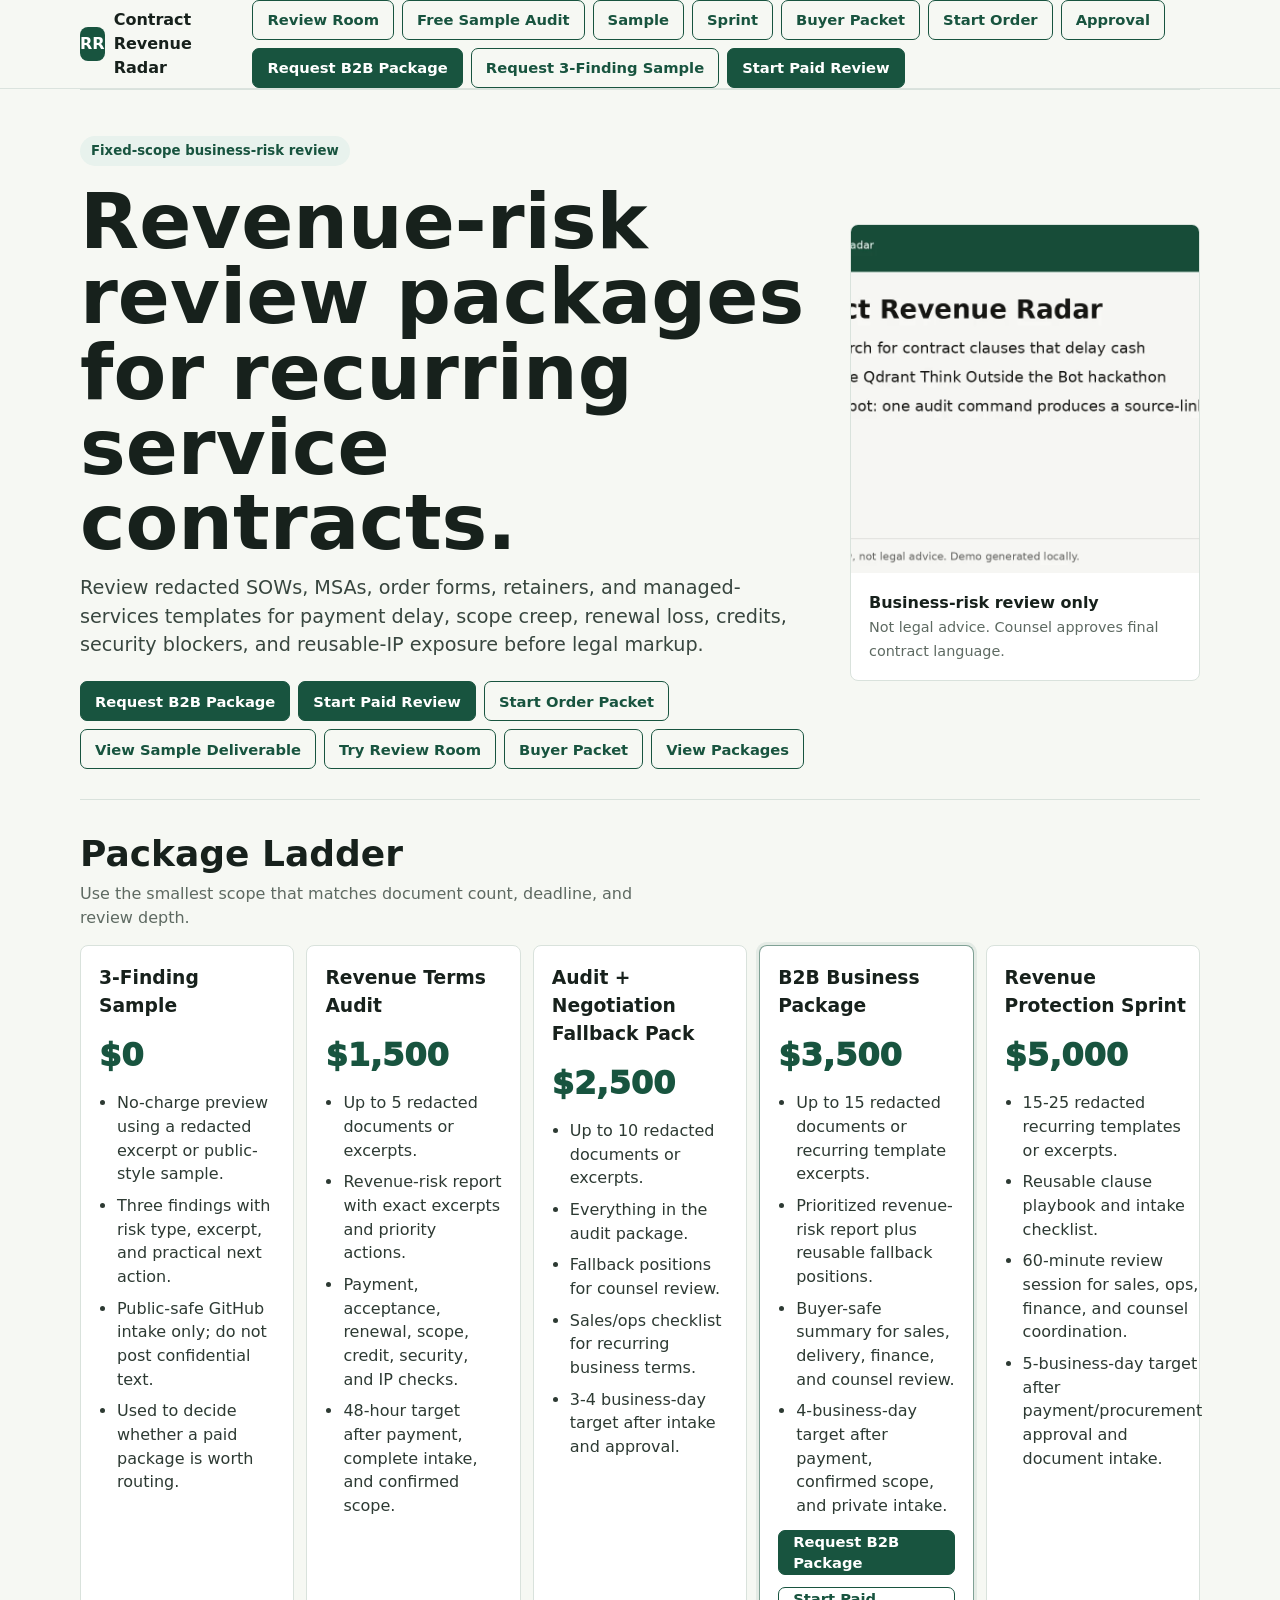
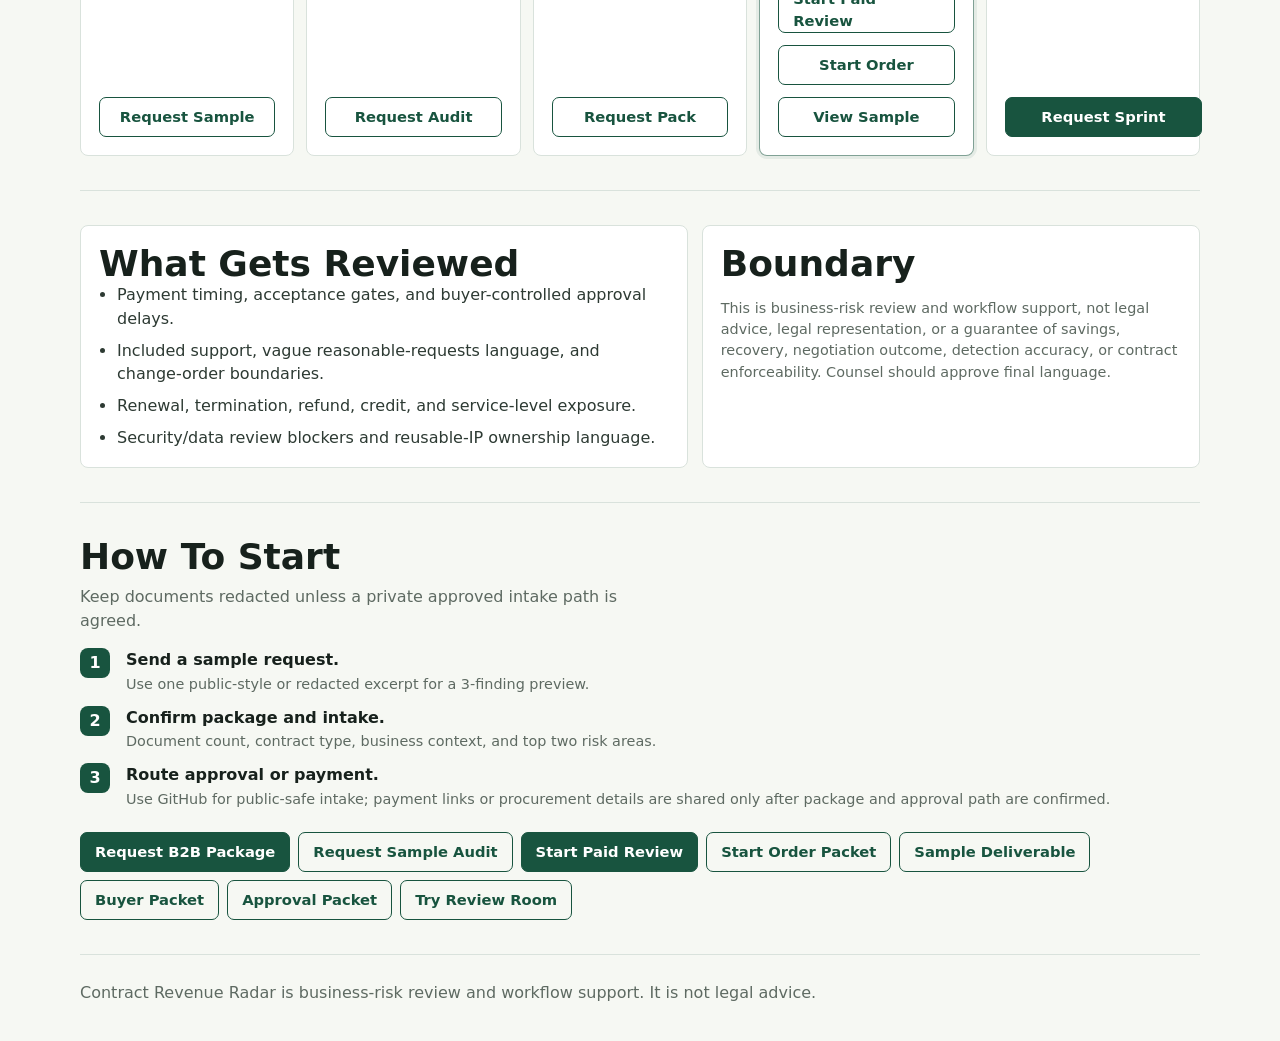
<file: docs/services.html>
<!doctype html>
<html lang="en">
  <head>
    <meta charset="utf-8" />
    <meta name="viewport" content="width=device-width, initial-scale=1" />
    <title>Contract Revenue Radar Services</title>
    <meta name="description" content="Fixed-scope business-risk review packages for redacted SOWs, MSAs, order forms, retainers, and managed-services templates." />
    <style>
      :root { --ink:#17211c; --muted:#5e6a62; --line:#d9e2dc; --paper:#f6f8f3; --panel:#fff; --green:#18543f; --mint:#e8f2ed; }
      * { box-sizing:border-box; }
      body { margin:0; color:var(--ink); background:var(--paper); font-family:Inter,ui-sans-serif,system-ui,-apple-system,BlinkMacSystemFont,"Segoe UI",sans-serif; line-height:1.48; }
      a { color:inherit; }
      header { border-bottom:1px solid rgba(217,226,220,.9); background:rgba(246,248,243,.96); position:sticky; top:0; z-index:5; backdrop-filter:blur(12px); }
      .nav,.hero,main,footer { width:min(1120px,calc(100% - 36px)); margin:0 auto; }
      .nav { min-height:62px; display:flex; align-items:center; justify-content:space-between; gap:14px; }
      .brand { display:inline-flex; align-items:center; gap:9px; text-decoration:none; font-weight:900; }
      .mark { width:34px; height:34px; border-radius:8px; display:grid; place-items:center; color:#fff; background:var(--green); }
      .nav-actions,.hero-actions,.links { display:flex; gap:8px; flex-wrap:wrap; }
      .button { min-height:40px; display:inline-flex; align-items:center; justify-content:center; padding:0 14px; border-radius:7px; border:1px solid var(--green); background:var(--green); color:#fff; text-decoration:none; font-size:.92rem; font-weight:850; }
      .button.secondary { background:transparent; color:var(--green); }
      .hero { padding:46px 0 30px; display:grid; grid-template-columns:minmax(0,1fr) 350px; gap:28px; align-items:center; }
      .eyebrow { display:inline-flex; min-height:30px; align-items:center; padding:0 11px; border-radius:999px; background:var(--mint); color:var(--green); font-size:.83rem; font-weight:900; }
      h1,h2,h3 { margin:0; letter-spacing:0; }
      h1 { max-width:760px; margin:18px 0 14px; font-size:clamp(2.25rem,6vw,4.9rem); line-height:.98; }
      h2 { font-size:clamp(1.55rem,3vw,2.25rem); line-height:1.1; }
      .lead { max-width:720px; margin:0; color:#38463f; font-size:clamp(1rem,1.7vw,1.2rem); }
      .hero-actions { margin-top:22px; }
      .proof,.package,.panel { border:1px solid var(--line); border-radius:8px; background:#fff; }
      .proof { overflow:hidden; }
      .proof img { display:block; width:100%; aspect-ratio:1; object-fit:cover; }
      .proof-body,.panel { padding:18px; }
      .subtle { color:var(--muted); font-size:.9rem; }
      section { padding:34px 0; border-top:1px solid var(--line); }
      .section-copy { max-width:580px; margin:8px 0 16px; color:var(--muted); }
      .packages { display:grid; grid-template-columns:repeat(auto-fit,minmax(210px,1fr)); gap:12px; }
      .package { display:grid; grid-template-rows:auto auto 1fr auto; gap:12px; min-height:410px; padding:18px; }
      .package.featured { border-color:rgba(24,84,63,.55); box-shadow:0 0 0 3px rgba(24,84,63,.08); }
      .price { color:var(--green); font-size:2rem; font-weight:950; }
      ul { margin:0; padding-left:18px; color:#2d3a33; }
      li + li { margin-top:8px; }
      .split { display:grid; grid-template-columns:minmax(0,1fr) minmax(320px,.82fr); gap:14px; }
      .steps { display:grid; gap:10px; }
      .step { display:grid; grid-template-columns:36px minmax(0,1fr); gap:10px; align-items:start; }
      .num { width:30px; height:30px; border-radius:8px; display:grid; place-items:center; color:#fff; background:var(--green); font-weight:900; }
      footer { padding:26px 0 36px; color:var(--muted); border-top:1px solid var(--line); }
      @media (max-width:900px) { .hero,.packages,.split { grid-template-columns:1fr; } .nav { align-items:flex-start; flex-direction:column; padding:12px 0; } .nav-actions,.hero-actions,.links { width:100%; } .button { flex:1 1 auto; } }
    </style>
  </head>
  <body>
    <header>
      <nav class="nav" aria-label="Primary navigation">
        <a class="brand" href="./"><span class="mark" aria-hidden="true">RR</span>Contract Revenue Radar</a>
        <div class="nav-actions">
          <a class="button secondary" href="review-room.html">Review Room</a>
          <a class="button secondary" href="https://github.com/lolomix/contract-revenue-radar/issues/new?template=free-sample-audit.yml">Free Sample Audit</a>
          <a class="button secondary" href="b2b-package-sample.html">Sample</a>
          <a class="button secondary" href="sprint.html">Sprint</a>
          <a class="button secondary" href="buyer-packet.html">Buyer Packet</a>
          <a class="button secondary" href="start-order.html">Start Order</a>
          <a class="button secondary" href="approval-packet.html">Approval</a>
          <a class="button" href="https://github.com/lolomix/contract-revenue-radar/issues/new?template=b2b-business-package.yml">Request B2B Package</a>
          <a class="button secondary" href="https://github.com/lolomix/contract-revenue-radar/issues/new?template=free-sample-audit.yml">Request 3-Finding Sample</a>
          <a class="button" href="https://github.com/lolomix/contract-revenue-radar/issues/new?template=paid-review-start.yml">Start Paid Review</a>
        </div>
      </nav>
    </header>
    <section class="hero">
      <div>
        <span class="eyebrow">Fixed-scope business-risk review</span>
        <h1>Revenue-risk review packages for recurring service contracts.</h1>
        <p class="lead">Review redacted SOWs, MSAs, order forms, retainers, and managed-services templates for payment delay, scope creep, renewal loss, credits, security blockers, and reusable-IP exposure before legal markup.</p>
        <div class="hero-actions">
          <a class="button" href="https://github.com/lolomix/contract-revenue-radar/issues/new?template=b2b-business-package.yml">Request B2B Package</a>
          <a class="button" href="https://github.com/lolomix/contract-revenue-radar/issues/new?template=paid-review-start.yml">Start Paid Review</a>
          <a class="button secondary" href="start-order.html">Start Order Packet</a>
          <a class="button secondary" href="b2b-package-sample.html">View Sample Deliverable</a>
          <a class="button secondary" href="review-room.html">Try Review Room</a>
          <a class="button secondary" href="buyer-packet.html">Buyer Packet</a>
          <a class="button secondary" href="#packages">View Packages</a>
        </div>
      </div>
      <aside class="proof">
        <img src="assets/thumbnail.png" alt="Contract Revenue Radar review preview" />
        <div class="proof-body"><strong>Business-risk review only</strong><br /><span class="subtle">Not legal advice. Counsel approves final contract language.</span></div>
      </aside>
    </section>
    <main>
      <section id="packages">
        <h2>Package Ladder</h2>
        <p class="section-copy">Use the smallest scope that matches document count, deadline, and review depth.</p>
        <div class="packages">
          <article class="package">
            <h3>3-Finding Sample</h3>
            <div class="price">$0</div>
            <ul>
              <li>No-charge preview using a redacted excerpt or public-style sample.</li>
              <li>Three findings with risk type, excerpt, and practical next action.</li>
              <li>Public-safe GitHub intake only; do not post confidential text.</li>
              <li>Used to decide whether a paid package is worth routing.</li>
            </ul>
            <a class="button secondary" href="https://github.com/lolomix/contract-revenue-radar/issues/new?template=free-sample-audit.yml">Request Sample</a>
          </article>
          <article class="package">
            <h3>Revenue Terms Audit</h3>
            <div class="price">$1,500</div>
            <ul>
              <li>Up to 5 redacted documents or excerpts.</li>
              <li>Revenue-risk report with exact excerpts and priority actions.</li>
              <li>Payment, acceptance, renewal, scope, credit, security, and IP checks.</li>
              <li>48-hour target after payment, complete intake, and confirmed scope.</li>
            </ul>
            <a class="button secondary" href="https://github.com/lolomix/contract-revenue-radar/issues/new?template=service-package-request.yml">Request Audit</a>
          </article>
          <article class="package">
            <h3>Audit + Negotiation Fallback Pack</h3>
            <div class="price">$2,500</div>
            <ul>
              <li>Up to 10 redacted documents or excerpts.</li>
              <li>Everything in the audit package.</li>
              <li>Fallback positions for counsel review.</li>
              <li>Sales/ops checklist for recurring business terms.</li>
              <li>3-4 business-day target after intake and approval.</li>
            </ul>
            <a class="button secondary" href="https://github.com/lolomix/contract-revenue-radar/issues/new?template=service-package-request.yml">Request Pack</a>
          </article>
          <article class="package featured">
            <h3>B2B Business Package</h3>
            <div class="price">$3,500</div>
            <ul>
              <li>Up to 15 redacted documents or recurring template excerpts.</li>
              <li>Prioritized revenue-risk report plus reusable fallback positions.</li>
              <li>Buyer-safe summary for sales, delivery, finance, and counsel review.</li>
              <li>4-business-day target after payment, confirmed scope, and private intake.</li>
            </ul>
            <a class="button" href="https://github.com/lolomix/contract-revenue-radar/issues/new?template=b2b-business-package.yml">Request B2B Package</a>
            <a class="button secondary" href="https://github.com/lolomix/contract-revenue-radar/issues/new?template=paid-review-start.yml">Start Paid Review</a>
            <a class="button secondary" href="start-order.html">Start Order</a>
            <a class="button secondary" href="b2b-package-sample.html">View Sample</a>
          </article>
          <article class="package">
            <h3>Revenue Protection Sprint</h3>
            <div class="price">$5,000</div>
            <ul>
              <li>15-25 redacted recurring templates or excerpts.</li>
              <li>Reusable clause playbook and intake checklist.</li>
              <li>60-minute review session for sales, ops, finance, and counsel coordination.</li>
              <li>5-business-day target after payment/procurement approval and document intake.</li>
            </ul>
            <a class="button" href="https://github.com/lolomix/contract-revenue-radar/issues/new?template=service-package-request.yml">Request Sprint</a>
          </article>
        </div>
      </section>
      <section>
        <div class="split">
          <article class="panel">
            <h2>What Gets Reviewed</h2>
            <ul>
              <li>Payment timing, acceptance gates, and buyer-controlled approval delays.</li>
              <li>Included support, vague reasonable-requests language, and change-order boundaries.</li>
              <li>Renewal, termination, refund, credit, and service-level exposure.</li>
              <li>Security/data review blockers and reusable-IP ownership language.</li>
            </ul>
          </article>
          <article class="panel">
            <h2>Boundary</h2>
            <p class="subtle">This is business-risk review and workflow support, not legal advice, legal representation, or a guarantee of savings, recovery, negotiation outcome, detection accuracy, or contract enforceability. Counsel should approve final language.</p>
          </article>
        </div>
      </section>
      <section>
        <h2>How To Start</h2>
        <p class="section-copy">Keep documents redacted unless a private approved intake path is agreed.</p>
        <div class="steps">
          <div class="step"><div class="num">1</div><div><strong>Send a sample request.</strong><br /><span class="subtle">Use one public-style or redacted excerpt for a 3-finding preview.</span></div></div>
          <div class="step"><div class="num">2</div><div><strong>Confirm package and intake.</strong><br /><span class="subtle">Document count, contract type, business context, and top two risk areas.</span></div></div>
          <div class="step"><div class="num">3</div><div><strong>Route approval or payment.</strong><br /><span class="subtle">Use GitHub for public-safe intake; payment links or procurement details are shared only after package and approval path are confirmed.</span></div></div>
        </div>
        <div class="hero-actions">
          <a class="button" href="https://github.com/lolomix/contract-revenue-radar/issues/new?template=b2b-business-package.yml">Request B2B Package</a>
          <a class="button secondary" href="https://github.com/lolomix/contract-revenue-radar/issues/new?template=free-sample-audit.yml">Request Sample Audit</a>
          <a class="button" href="https://github.com/lolomix/contract-revenue-radar/issues/new?template=paid-review-start.yml">Start Paid Review</a>
          <a class="button secondary" href="start-order.html">Start Order Packet</a>
          <a class="button secondary" href="b2b-package-sample.html">Sample Deliverable</a>
          <a class="button secondary" href="buyer-packet.html">Buyer Packet</a>
          <a class="button secondary" href="approval-packet.html">Approval Packet</a>
          <a class="button secondary" href="review-room.html">Try Review Room</a>
        </div>
      </section>
    </main>
    <footer>Contract Revenue Radar is business-risk review and workflow support. It is not legal advice.</footer>
  </body>
</html>
</file>
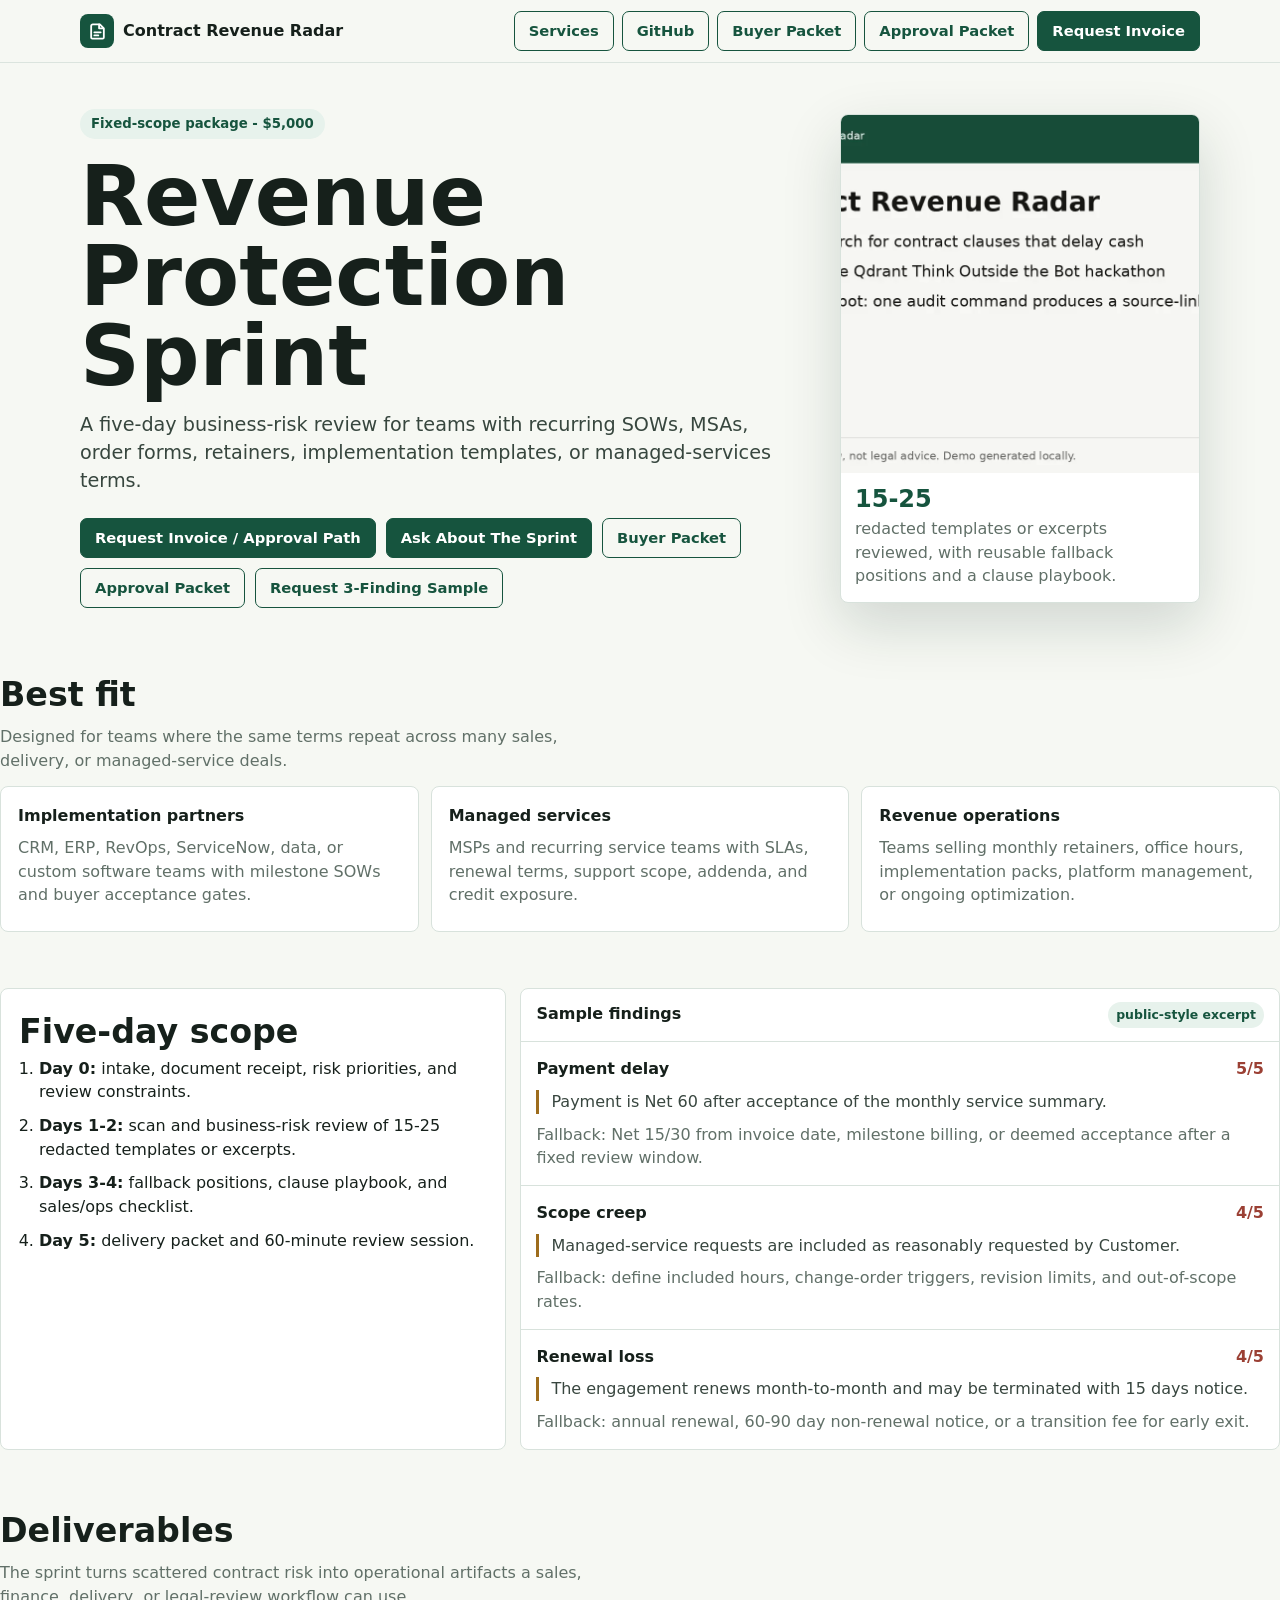
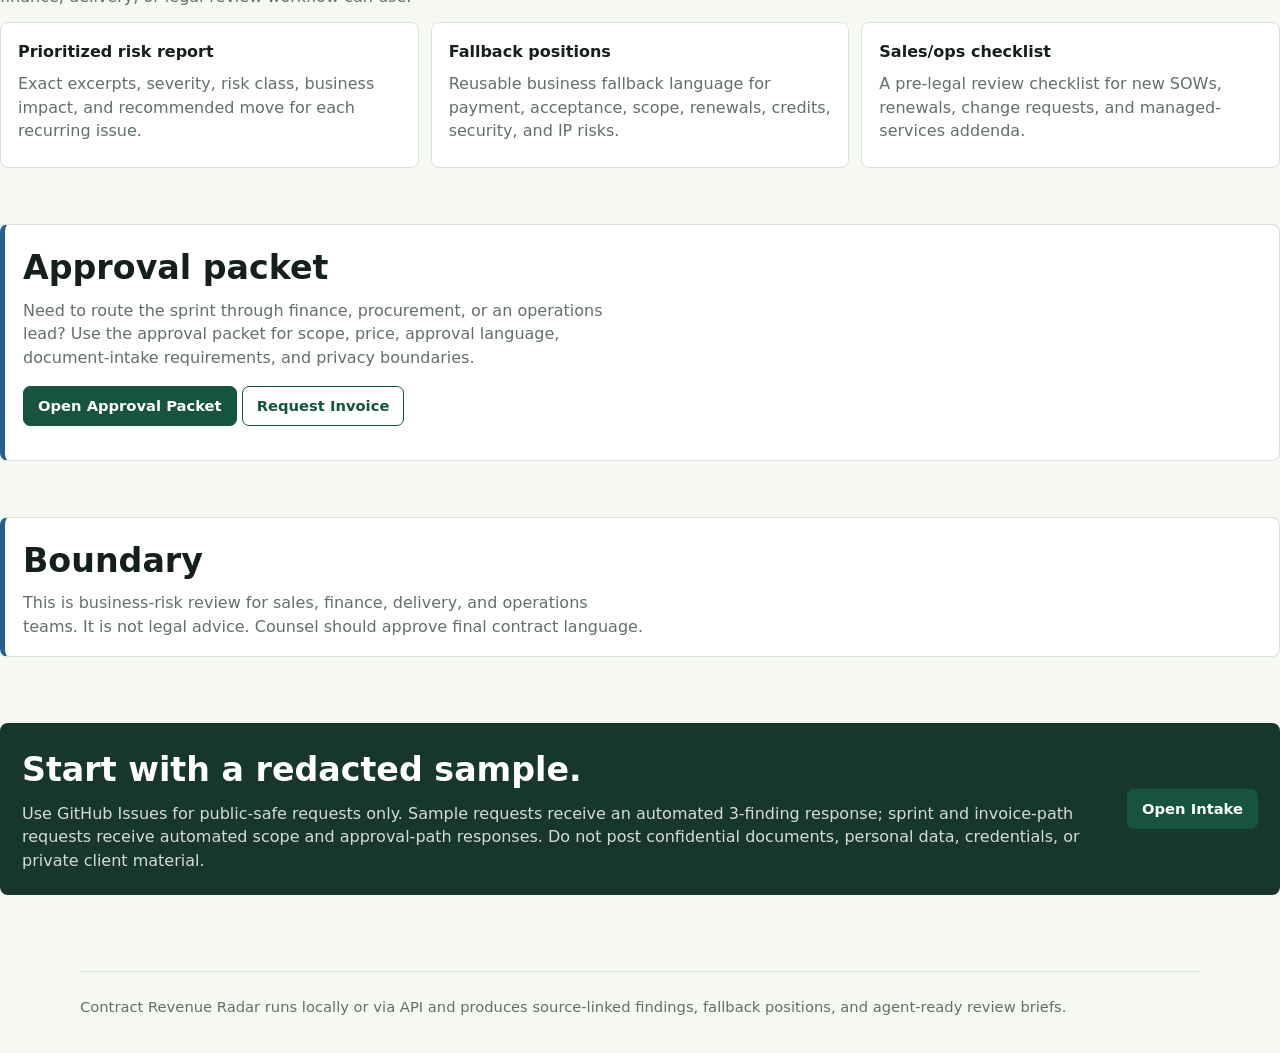
<file: docs/sprint.html>
<!doctype html>
<html lang="en">
  <head>
    <meta charset="utf-8" />
    <meta name="viewport" content="width=device-width, initial-scale=1" />
    <title>Revenue Protection Sprint</title>
    <meta
      name="description"
      content="Fixed-scope $5,000 review for teams with recurring SOWs, MSAs, order forms, managed-services terms, and implementation templates."
    />
    <style>
      :root {
        --ink: #16201b;
        --muted: #617068;
        --line: #d8e2dc;
        --paper: #f6f8f3;
        --panel: #ffffff;
        --green: #16543e;
        --mint: #e7f2ec;
        --blue: #245f8d;
        --gold: #9d6c1c;
        --red: #9b4034;
        --shadow: 0 22px 58px rgba(15, 44, 31, 0.16);
      }

      * {
        box-sizing: border-box;
      }

      body {
        margin: 0;
        color: var(--ink);
        background: var(--paper);
        font-family:
          Inter, ui-sans-serif, system-ui, -apple-system, BlinkMacSystemFont,
          "Segoe UI", sans-serif;
        line-height: 1.48;
      }

      a {
        color: inherit;
      }

      header {
        border-bottom: 1px solid rgba(216, 226, 220, 0.88);
        background: rgba(246, 248, 243, 0.96);
        position: sticky;
        top: 0;
        z-index: 5;
        backdrop-filter: blur(12px);
      }

      .nav,
      .hero,
      .inner,
      footer {
        width: min(1120px, calc(100% - 36px));
        margin: 0 auto;
      }

      .nav {
        min-height: 62px;
        display: flex;
        align-items: center;
        justify-content: space-between;
        gap: 14px;
      }

      .brand {
        display: inline-flex;
        align-items: center;
        gap: 9px;
        text-decoration: none;
        font-weight: 900;
      }

      .mark {
        width: 34px;
        height: 34px;
        border-radius: 8px;
        display: grid;
        place-items: center;
        color: #fff;
        background: var(--green);
      }

      .mark svg {
        width: 19px;
        height: 19px;
      }

      .nav-actions {
        display: flex;
        gap: 8px;
        flex-wrap: wrap;
      }

      .button {
        min-height: 40px;
        display: inline-flex;
        align-items: center;
        justify-content: center;
        gap: 8px;
        padding: 0 14px;
        border-radius: 7px;
        border: 1px solid var(--green);
        background: var(--green);
        color: #fff;
        text-decoration: none;
        font-size: 0.92rem;
        font-weight: 850;
      }

      .button.secondary {
        background: transparent;
        color: var(--green);
      }

      .hero {
        padding: 46px 0 34px;
        display: grid;
        grid-template-columns: minmax(0, 1fr) 360px;
        gap: 28px;
        align-items: center;
      }

      .eyebrow {
        display: inline-flex;
        min-height: 30px;
        align-items: center;
        padding: 0 11px;
        border-radius: 999px;
        background: var(--mint);
        color: var(--green);
        font-size: 0.83rem;
        font-weight: 900;
      }

      h1 {
        max-width: 720px;
        margin: 18px 0 14px;
        font-size: clamp(2.35rem, 7vw, 5.2rem);
        line-height: 0.96;
        letter-spacing: 0;
      }

      .lead {
        max-width: 720px;
        margin: 0;
        color: #37463e;
        font-size: clamp(1rem, 1.8vw, 1.2rem);
      }

      .hero-actions {
        display: flex;
        flex-wrap: wrap;
        gap: 10px;
        margin-top: 22px;
      }

      .proof {
        border: 1px solid var(--line);
        border-radius: 8px;
        background: #fff;
        box-shadow: var(--shadow);
        overflow: hidden;
      }

      .proof img {
        display: block;
        width: 100%;
        aspect-ratio: 1;
        object-fit: cover;
      }

      .proof-body {
        padding: 14px;
      }

      .proof-body strong {
        display: block;
        font-size: 1.5rem;
        line-height: 1;
        color: var(--green);
      }

      .proof-body span {
        display: block;
        margin-top: 6px;
        color: var(--muted);
      }

      main {
        padding-bottom: 48px;
      }

      section {
        padding: 28px 0;
      }

      .section-head {
        display: flex;
        justify-content: space-between;
        gap: 18px;
        align-items: end;
        margin-bottom: 14px;
      }

      h2 {
        margin: 0;
        font-size: clamp(1.35rem, 2.6vw, 2.15rem);
        letter-spacing: 0;
      }

      .muted {
        max-width: 620px;
        margin: 6px 0 0;
        color: var(--muted);
      }

      .grid {
        display: grid;
        grid-template-columns: repeat(3, minmax(0, 1fr));
        gap: 12px;
      }

      .item,
      .timeline,
      .sample,
      .quote {
        border: 1px solid var(--line);
        border-radius: 8px;
        background: var(--panel);
      }

      .item {
        min-height: 146px;
        padding: 17px;
      }

      .item h3 {
        margin: 0 0 8px;
        font-size: 1rem;
      }

      .item p {
        margin: 0;
        color: var(--muted);
      }

      .split {
        display: grid;
        grid-template-columns: 0.8fr 1.2fr;
        gap: 14px;
      }

      .timeline {
        padding: 18px;
      }

      .timeline ol {
        margin: 0;
        padding-left: 20px;
      }

      .timeline li + li {
        margin-top: 10px;
      }

      .sample {
        overflow: hidden;
      }

      .sample-head {
        padding: 13px 15px;
        border-bottom: 1px solid var(--line);
        display: flex;
        justify-content: space-between;
        gap: 12px;
      }

      .tag {
        min-height: 26px;
        display: inline-flex;
        align-items: center;
        padding: 0 8px;
        border-radius: 999px;
        background: var(--mint);
        color: var(--green);
        font-size: 0.78rem;
        font-weight: 850;
      }

      .finding {
        padding: 15px;
        border-bottom: 1px solid var(--line);
      }

      .finding:last-child {
        border-bottom: 0;
      }

      .finding strong {
        display: flex;
        justify-content: space-between;
        gap: 12px;
      }

      .finding em {
        color: var(--red);
        font-style: normal;
      }

      blockquote {
        margin: 9px 0;
        padding-left: 12px;
        border-left: 3px solid var(--gold);
        color: #38463f;
      }

      .finding p {
        margin: 0;
        color: var(--muted);
      }

      .cta {
        margin-top: 10px;
        display: grid;
        grid-template-columns: 1fr auto;
        gap: 18px;
        align-items: center;
        padding: 22px;
        border-radius: 8px;
        background: #17372a;
        color: #fff;
      }

      .cta p {
        margin: 7px 0 0;
        color: rgba(255, 255, 255, 0.82);
      }

      .quote {
        padding: 18px;
        border-left: 5px solid var(--blue);
      }

      footer {
        border-top: 1px solid var(--line);
        padding: 24px 0 36px;
        color: var(--muted);
        font-size: 0.92rem;
      }

      @media (max-width: 860px) {
        header {
          position: static;
        }

        .hero,
        .split,
        .cta {
          grid-template-columns: 1fr;
        }

        .proof {
          max-width: 420px;
        }

        .grid {
          grid-template-columns: 1fr;
        }

        .section-head {
          display: block;
        }
      }

      @media (max-width: 620px) {
        .nav {
          align-items: flex-start;
          flex-direction: column;
          padding: 12px 0;
        }

        .nav-actions,
        .hero-actions {
          width: 100%;
        }

        .button {
          flex: 1 1 auto;
        }
      }
    </style>
  </head>
  <body>
    <header>
      <nav class="nav" aria-label="Primary navigation">
        <a class="brand" href="./">
          <span class="mark" aria-hidden="true">
            <svg viewBox="0 0 24 24" fill="none" stroke="currentColor" stroke-width="2.3" stroke-linecap="round" stroke-linejoin="round">
              <path d="M4 19.5V5a2 2 0 0 1 2-2h9l5 5v11.5a1.5 1.5 0 0 1-1.5 1.5h-13A1.5 1.5 0 0 1 4 19.5Z" />
              <path d="M14 3v5h5" />
              <path d="M8 13h8" />
              <path d="M8 17h5" />
            </svg>
          </span>
          Contract Revenue Radar
        </a>
        <div class="nav-actions">
          <a class="button secondary" href="services.html">Services</a>
          <a class="button secondary" href="https://github.com/lolomix/contract-revenue-radar">GitHub</a>
          <a class="button secondary" href="buyer-packet.html">Buyer Packet</a>
          <a class="button secondary" href="approval-packet.html">Approval Packet</a>
          <a class="button" href="https://github.com/lolomix/contract-revenue-radar/issues/new?template=sprint-invoice-request.yml">Request Invoice</a>
        </div>
      </nav>
    </header>

    <section class="hero">
      <div>
        <span class="eyebrow">Fixed-scope package - $5,000</span>
        <h1>Revenue Protection Sprint</h1>
        <p class="lead">
          A five-day business-risk review for teams with recurring SOWs, MSAs, order forms, retainers, implementation templates, or managed-services terms.
        </p>
        <div class="hero-actions">
          <a class="button" href="https://github.com/lolomix/contract-revenue-radar/issues/new?template=sprint-invoice-request.yml">Request Invoice / Approval Path</a>
          <a class="button" href="https://github.com/lolomix/contract-revenue-radar/issues/new?template=revenue-protection-sprint.yml">Ask About The Sprint</a>
          <a class="button secondary" href="buyer-packet.html">Buyer Packet</a>
          <a class="button secondary" href="approval-packet.html">Approval Packet</a>
          <a class="button secondary" href="https://github.com/lolomix/contract-revenue-radar/issues/new?template=free-sample-audit.yml">Request 3-Finding Sample</a>
        </div>
      </div>
      <aside class="proof" aria-label="Package summary">
        <img src="assets/thumbnail.png" alt="Contract Revenue Radar demo thumbnail" />
        <div class="proof-body">
          <strong>15-25</strong>
          <span>redacted templates or excerpts reviewed, with reusable fallback positions and a clause playbook.</span>
        </div>
      </aside>
    </section>

    <main>
      <section>
        <div class="section-head">
          <div>
            <h2>Best fit</h2>
            <p class="muted">Designed for teams where the same terms repeat across many sales, delivery, or managed-service deals.</p>
          </div>
        </div>
        <div class="grid">
          <article class="item">
            <h3>Implementation partners</h3>
            <p>CRM, ERP, RevOps, ServiceNow, data, or custom software teams with milestone SOWs and buyer acceptance gates.</p>
          </article>
          <article class="item">
            <h3>Managed services</h3>
            <p>MSPs and recurring service teams with SLAs, renewal terms, support scope, addenda, and credit exposure.</p>
          </article>
          <article class="item">
            <h3>Revenue operations</h3>
            <p>Teams selling monthly retainers, office hours, implementation packs, platform management, or ongoing optimization.</p>
          </article>
        </div>
      </section>

      <section>
        <div class="split">
          <div class="timeline">
            <h2>Five-day scope</h2>
            <ol>
              <li><strong>Day 0:</strong> intake, document receipt, risk priorities, and review constraints.</li>
              <li><strong>Days 1-2:</strong> scan and business-risk review of 15-25 redacted templates or excerpts.</li>
              <li><strong>Days 3-4:</strong> fallback positions, clause playbook, and sales/ops checklist.</li>
              <li><strong>Day 5:</strong> delivery packet and 60-minute review session.</li>
            </ol>
          </div>

          <div class="sample">
            <div class="sample-head">
              <strong>Sample findings</strong>
              <span class="tag">public-style excerpt</span>
            </div>
            <div class="finding">
              <strong>Payment delay <em>5/5</em></strong>
              <blockquote>Payment is Net 60 after acceptance of the monthly service summary.</blockquote>
              <p>Fallback: Net 15/30 from invoice date, milestone billing, or deemed acceptance after a fixed review window.</p>
            </div>
            <div class="finding">
              <strong>Scope creep <em>4/5</em></strong>
              <blockquote>Managed-service requests are included as reasonably requested by Customer.</blockquote>
              <p>Fallback: define included hours, change-order triggers, revision limits, and out-of-scope rates.</p>
            </div>
            <div class="finding">
              <strong>Renewal loss <em>4/5</em></strong>
              <blockquote>The engagement renews month-to-month and may be terminated with 15 days notice.</blockquote>
              <p>Fallback: annual renewal, 60-90 day non-renewal notice, or a transition fee for early exit.</p>
            </div>
          </div>
        </div>
      </section>

      <section>
        <div class="section-head">
          <div>
            <h2>Deliverables</h2>
            <p class="muted">The sprint turns scattered contract risk into operational artifacts a sales, finance, delivery, or legal-review workflow can use.</p>
          </div>
        </div>
        <div class="grid">
          <article class="item">
            <h3>Prioritized risk report</h3>
            <p>Exact excerpts, severity, risk class, business impact, and recommended move for each recurring issue.</p>
          </article>
          <article class="item">
            <h3>Fallback positions</h3>
            <p>Reusable business fallback language for payment, acceptance, scope, renewals, credits, security, and IP risks.</p>
          </article>
          <article class="item">
            <h3>Sales/ops checklist</h3>
            <p>A pre-legal review checklist for new SOWs, renewals, change requests, and managed-services addenda.</p>
          </article>
        </div>
      </section>

      <section>
        <article class="quote">
          <h2>Approval packet</h2>
          <p class="muted">
            Need to route the sprint through finance, procurement, or an operations lead? Use the approval packet for scope, price, approval language, document-intake requirements, and privacy boundaries.
          </p>
          <p>
            <a class="button" href="approval-packet.html">Open Approval Packet</a>
            <a class="button secondary" href="https://github.com/lolomix/contract-revenue-radar/issues/new?template=sprint-invoice-request.yml">Request Invoice</a>
          </p>
        </article>
      </section>

      <section>
        <article class="quote">
          <h2>Boundary</h2>
          <p class="muted">
            This is business-risk review for sales, finance, delivery, and operations teams. It is not legal advice. Counsel should approve final contract language.
          </p>
        </article>
      </section>

      <section>
        <div class="cta">
          <div>
          <h2>Start with a redacted sample.</h2>
            <p>Use GitHub Issues for public-safe requests only. Sample requests receive an automated 3-finding response; sprint and invoice-path requests receive automated scope and approval-path responses. Do not post confidential documents, personal data, credentials, or private client material.</p>
          </div>
          <a class="button" href="https://github.com/lolomix/contract-revenue-radar/issues/new/choose">Open Intake</a>
        </div>
      </section>
    </main>

    <footer>
      Contract Revenue Radar runs locally or via API and produces source-linked findings, fallback positions, and agent-ready review briefs.
    </footer>
  </body>
</html>
</file>
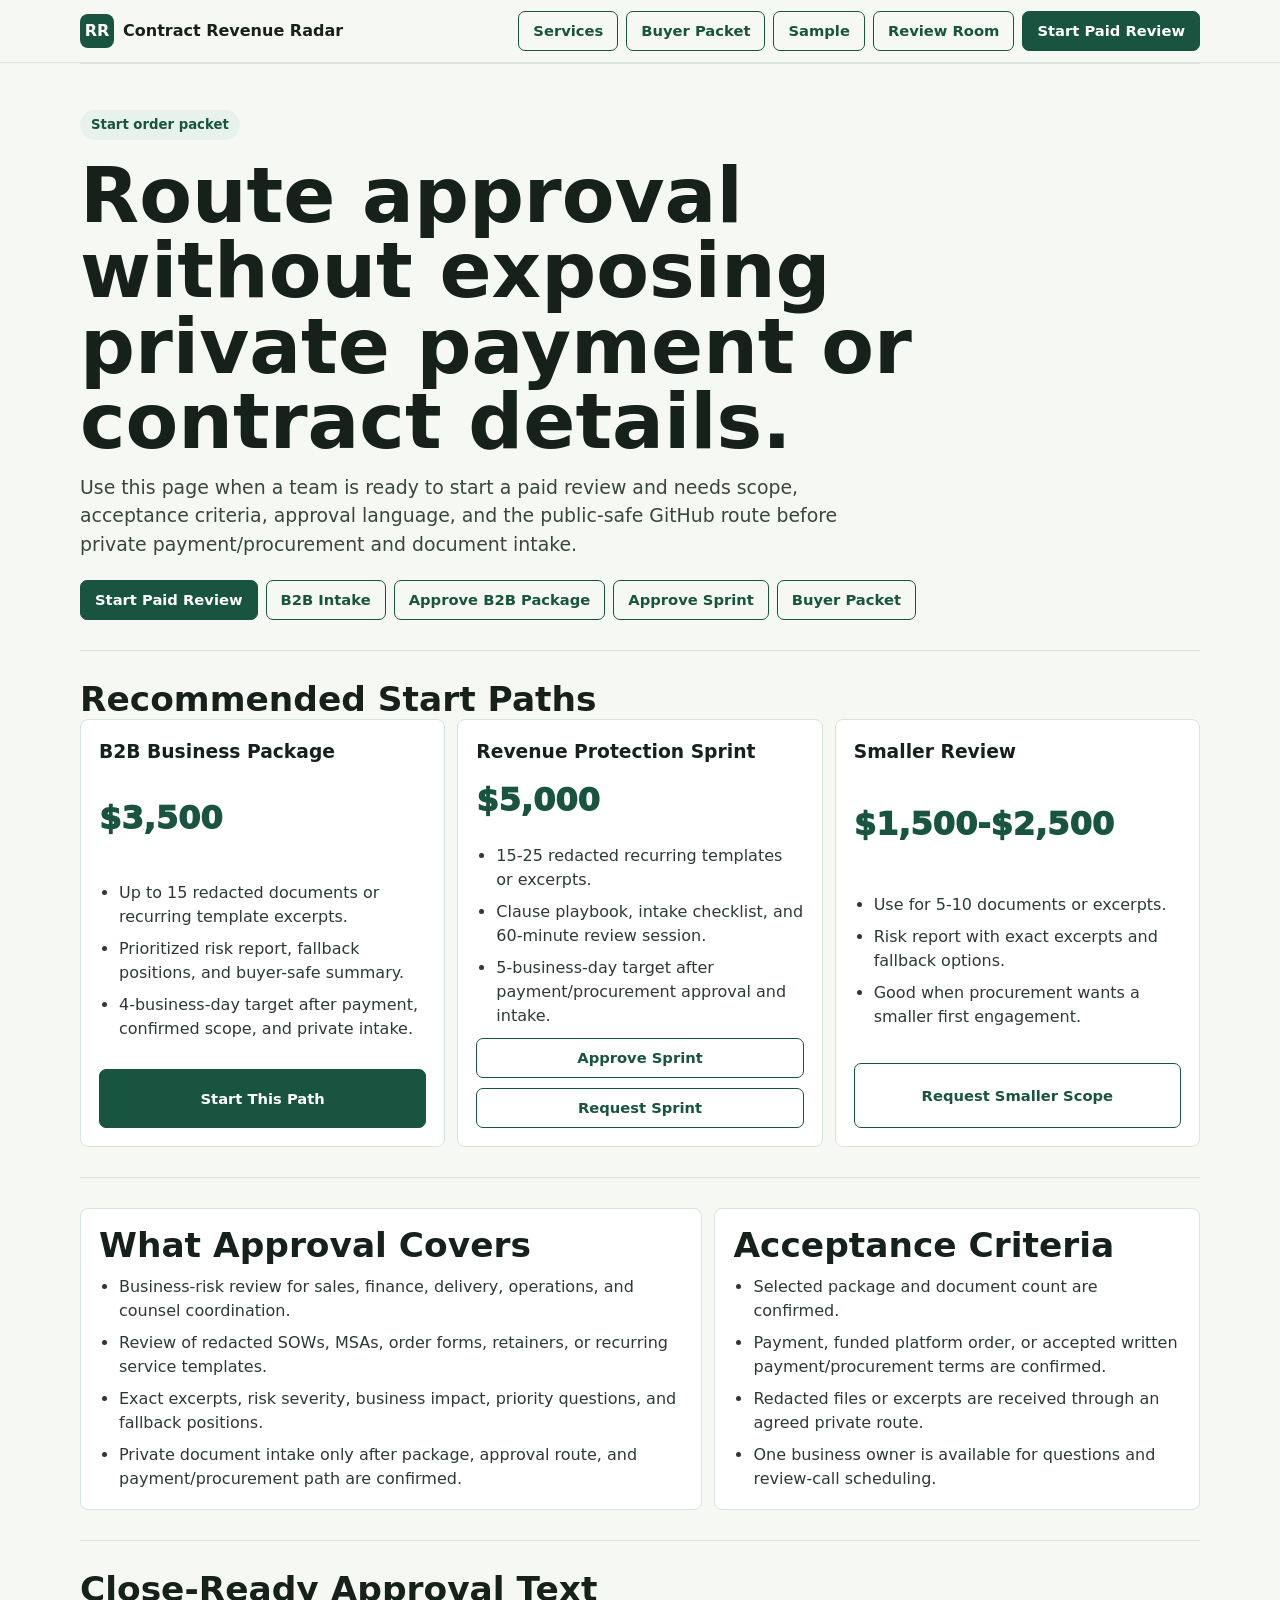
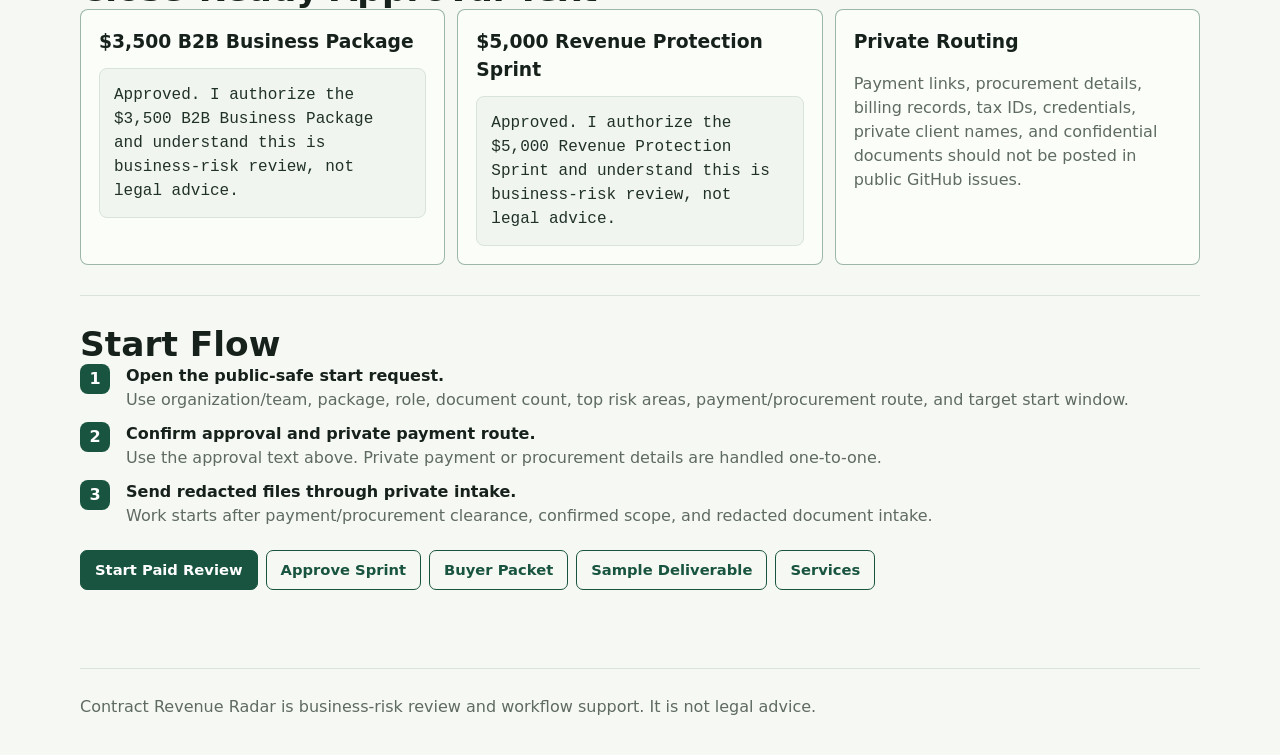
<file: docs/start-order.html>
<!doctype html>
<html lang="en">
  <head>
    <meta charset="utf-8" />
    <meta name="viewport" content="width=device-width, initial-scale=1" />
    <title>Start Order - Contract Revenue Radar</title>
    <meta name="description" content="Public-safe start order packet for Contract Revenue Radar paid review packages." />
    <style>
      :root { --ink:#17211c; --muted:#5e6a62; --line:#d9e2dc; --paper:#f6f8f3; --panel:#fff; --green:#18543f; --mint:#e8f2ed; }
      * { box-sizing:border-box; }
      body { margin:0; color:var(--ink); background:var(--paper); font-family:Inter,ui-sans-serif,system-ui,-apple-system,BlinkMacSystemFont,"Segoe UI",sans-serif; line-height:1.5; }
      a { color:inherit; }
      header { border-bottom:1px solid rgba(217,226,220,.9); background:rgba(246,248,243,.96); position:sticky; top:0; z-index:5; backdrop-filter:blur(12px); }
      .nav,.hero,main,footer { width:min(1120px,calc(100% - 36px)); margin:0 auto; }
      .nav { min-height:62px; display:flex; align-items:center; justify-content:space-between; gap:14px; }
      .brand { display:inline-flex; align-items:center; gap:9px; text-decoration:none; font-weight:900; }
      .mark { width:34px; height:34px; border-radius:8px; display:grid; place-items:center; color:#fff; background:var(--green); }
      .nav-actions,.hero-actions { display:flex; gap:8px; flex-wrap:wrap; }
      .button { min-height:40px; display:inline-flex; align-items:center; justify-content:center; padding:0 14px; border-radius:7px; border:1px solid var(--green); background:var(--green); color:#fff; text-decoration:none; font-size:.92rem; font-weight:850; }
      .button.secondary { background:transparent; color:var(--green); }
      .hero { padding:46px 0 30px; }
      .eyebrow { display:inline-flex; min-height:30px; align-items:center; padding:0 11px; border-radius:999px; background:var(--mint); color:var(--green); font-size:.83rem; font-weight:900; }
      h1,h2,h3 { margin:0; letter-spacing:0; }
      h1 { max-width:870px; margin:18px 0 14px; font-size:clamp(2.2rem,6vw,4.8rem); line-height:.98; }
      h2 { font-size:clamp(1.45rem,2.7vw,2.15rem); line-height:1.1; }
      .lead { max-width:780px; margin:0; color:#38463f; font-size:clamp(1rem,1.7vw,1.18rem); }
      .hero-actions { margin-top:22px; }
      main { padding-bottom:48px; }
      section { padding:30px 0; border-top:1px solid var(--line); }
      .grid { display:grid; grid-template-columns:repeat(3,minmax(0,1fr)); gap:12px; }
      .split { display:grid; grid-template-columns:minmax(0,1fr) minmax(320px,.78fr); gap:12px; }
      .panel,.package,.notice { border:1px solid var(--line); border-radius:8px; background:var(--panel); padding:18px; }
      .package { display:grid; gap:10px; }
      .price { color:var(--green); font-size:2rem; font-weight:950; }
      .muted { color:var(--muted); }
      ul { margin:10px 0 0; padding-left:20px; color:#2d3a33; }
      li + li { margin-top:8px; }
      pre { white-space:pre-wrap; margin:12px 0 0; padding:14px; border-radius:8px; border:1px solid var(--line); background:#f1f5ef; color:#203129; font-family:"SFMono-Regular",Consolas,"Liberation Mono",monospace; }
      .steps { display:grid; gap:10px; }
      .step { display:grid; grid-template-columns:36px minmax(0,1fr); gap:10px; align-items:start; }
      .num { width:30px; height:30px; border-radius:8px; display:grid; place-items:center; color:#fff; background:var(--green); font-weight:900; }
      .notice { border-color:rgba(24,84,63,.42); background:#fbfdf9; }
      footer { padding:26px 0 36px; color:var(--muted); border-top:1px solid var(--line); }
      @media (max-width:900px) { .nav { align-items:flex-start; flex-direction:column; padding:12px 0; } .grid,.split { grid-template-columns:1fr; } .nav-actions,.hero-actions { width:100%; } .button { flex:1 1 auto; } }
    </style>
  </head>
  <body>
    <header>
      <nav class="nav" aria-label="Primary navigation">
        <a class="brand" href="./"><span class="mark" aria-hidden="true">RR</span>Contract Revenue Radar</a>
        <div class="nav-actions">
          <a class="button secondary" href="services.html">Services</a>
          <a class="button secondary" href="buyer-packet.html">Buyer Packet</a>
          <a class="button secondary" href="b2b-package-sample.html">Sample</a>
          <a class="button secondary" href="review-room.html">Review Room</a>
          <a class="button" href="https://github.com/lolomix/contract-revenue-radar/issues/new?template=paid-review-start.yml">Start Paid Review</a>
        </div>
      </nav>
    </header>
    <section class="hero">
      <span class="eyebrow">Start order packet</span>
      <h1>Route approval without exposing private payment or contract details.</h1>
      <p class="lead">Use this page when a team is ready to start a paid review and needs scope, acceptance criteria, approval language, and the public-safe GitHub route before private payment/procurement and document intake.</p>
      <div class="hero-actions">
        <a class="button" href="https://github.com/lolomix/contract-revenue-radar/issues/new?template=paid-review-start.yml">Start Paid Review</a>
        <a class="button secondary" href="https://github.com/lolomix/contract-revenue-radar/issues/new?template=b2b-business-package.yml">B2B Intake</a>
        <a class="button secondary" href="https://github.com/lolomix/contract-revenue-radar/issues/new?template=b2b-package-approval.yml">Approve B2B Package</a>
        <a class="button secondary" href="https://github.com/lolomix/contract-revenue-radar/issues/new?template=sprint-approval.yml">Approve Sprint</a>
        <a class="button secondary" href="buyer-packet.html">Buyer Packet</a>
      </div>
    </section>
    <main>
      <section>
        <h2>Recommended Start Paths</h2>
        <div class="grid">
          <article class="package">
            <h3>B2B Business Package</h3>
            <div class="price">$3,500</div>
            <ul>
              <li>Up to 15 redacted documents or recurring template excerpts.</li>
              <li>Prioritized risk report, fallback positions, and buyer-safe summary.</li>
              <li>4-business-day target after payment, confirmed scope, and private intake.</li>
            </ul>
            <a class="button" href="https://github.com/lolomix/contract-revenue-radar/issues/new?template=paid-review-start.yml">Start This Path</a>
          </article>
          <article class="package">
            <h3>Revenue Protection Sprint</h3>
            <div class="price">$5,000</div>
            <ul>
              <li>15-25 redacted recurring templates or excerpts.</li>
              <li>Clause playbook, intake checklist, and 60-minute review session.</li>
              <li>5-business-day target after payment/procurement approval and intake.</li>
            </ul>
            <a class="button secondary" href="https://github.com/lolomix/contract-revenue-radar/issues/new?template=sprint-approval.yml">Approve Sprint</a>
            <a class="button secondary" href="https://github.com/lolomix/contract-revenue-radar/issues/new?template=service-package-request.yml">Request Sprint</a>
          </article>
          <article class="package">
            <h3>Smaller Review</h3>
            <div class="price">$1,500-$2,500</div>
            <ul>
              <li>Use for 5-10 documents or excerpts.</li>
              <li>Risk report with exact excerpts and fallback options.</li>
              <li>Good when procurement wants a smaller first engagement.</li>
            </ul>
            <a class="button secondary" href="https://github.com/lolomix/contract-revenue-radar/issues/new?template=service-package-request.yml">Request Smaller Scope</a>
          </article>
        </div>
      </section>
      <section>
        <div class="split">
          <article class="panel">
            <h2>What Approval Covers</h2>
            <ul>
              <li>Business-risk review for sales, finance, delivery, operations, and counsel coordination.</li>
              <li>Review of redacted SOWs, MSAs, order forms, retainers, or recurring service templates.</li>
              <li>Exact excerpts, risk severity, business impact, priority questions, and fallback positions.</li>
              <li>Private document intake only after package, approval route, and payment/procurement path are confirmed.</li>
            </ul>
          </article>
          <article class="panel">
            <h2>Acceptance Criteria</h2>
            <ul>
              <li>Selected package and document count are confirmed.</li>
              <li>Payment, funded platform order, or accepted written payment/procurement terms are confirmed.</li>
              <li>Redacted files or excerpts are received through an agreed private route.</li>
              <li>One business owner is available for questions and review-call scheduling.</li>
            </ul>
          </article>
        </div>
      </section>
      <section>
        <h2>Close-Ready Approval Text</h2>
        <div class="grid">
          <article class="notice">
            <h3>$3,500 B2B Business Package</h3>
            <pre>Approved. I authorize the $3,500 B2B Business Package and understand this is business-risk review, not legal advice.</pre>
          </article>
          <article class="notice">
            <h3>$5,000 Revenue Protection Sprint</h3>
            <pre>Approved. I authorize the $5,000 Revenue Protection Sprint and understand this is business-risk review, not legal advice.</pre>
          </article>
          <article class="notice">
            <h3>Private Routing</h3>
            <p class="muted">Payment links, procurement details, billing records, tax IDs, credentials, private client names, and confidential documents should not be posted in public GitHub issues.</p>
          </article>
        </div>
      </section>
      <section>
        <h2>Start Flow</h2>
        <div class="steps">
          <div class="step"><div class="num">1</div><div><strong>Open the public-safe start request.</strong><br /><span class="muted">Use organization/team, package, role, document count, top risk areas, payment/procurement route, and target start window.</span></div></div>
          <div class="step"><div class="num">2</div><div><strong>Confirm approval and private payment route.</strong><br /><span class="muted">Use the approval text above. Private payment or procurement details are handled one-to-one.</span></div></div>
          <div class="step"><div class="num">3</div><div><strong>Send redacted files through private intake.</strong><br /><span class="muted">Work starts after payment/procurement clearance, confirmed scope, and redacted document intake.</span></div></div>
        </div>
        <div class="hero-actions">
          <a class="button" href="https://github.com/lolomix/contract-revenue-radar/issues/new?template=paid-review-start.yml">Start Paid Review</a>
          <a class="button secondary" href="https://github.com/lolomix/contract-revenue-radar/issues/new?template=sprint-approval.yml">Approve Sprint</a>
          <a class="button secondary" href="buyer-packet.html">Buyer Packet</a>
          <a class="button secondary" href="b2b-package-sample.html">Sample Deliverable</a>
          <a class="button secondary" href="services.html">Services</a>
        </div>
      </section>
    </main>
    <footer>Contract Revenue Radar is business-risk review and workflow support. It is not legal advice.</footer>
  </body>
</html>
</file>
